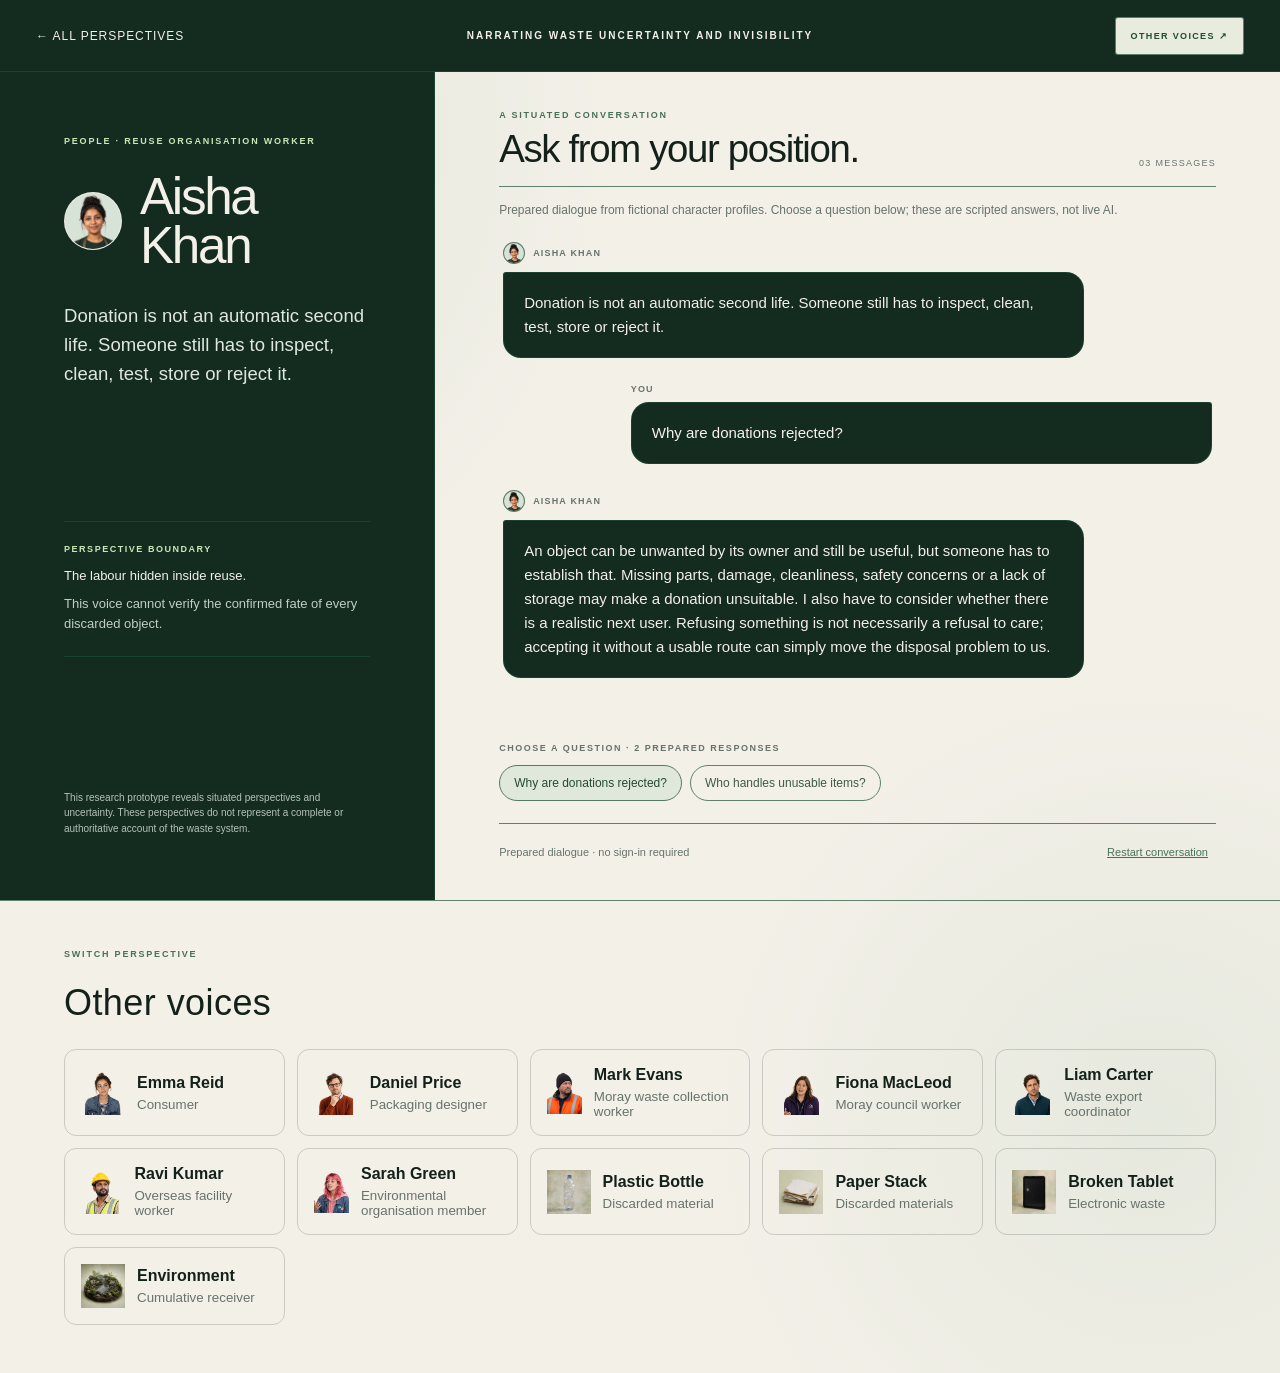
<file: aisha.html>
<!doctype html><html lang="en"><head><meta charset="utf-8"><meta name="viewport" content="width=device-width,initial-scale=1"><title>Aisha Khan · Narrating Waste</title><meta name="description" content="An interaction design research project exploring hidden labour, uncertainty and responsibility in waste systems. Static exhibition edition."><link rel="icon" href="favicon.svg"><link rel="stylesheet" href="styles.css"><script src="site.js" defer></script></head><body><main class="conversation-page"><header class="conversation-nav"><a class="conversation-back" href="index.html#voices">← All perspectives</a><a class="conversation-project" href="index.html">Narrating Waste Uncertainty and Invisibility</a><a class="conversation-voices-button" href="#other-voices">Other voices ↗</a></header><div class="conversation-shell"><aside class="perspective-panel"><div><p class="conversation-kicker">People · Reuse organisation worker</p><div class="perspective-title"><span class="avatar avatar-person conversation-avatar"><img src="aisha.png" alt=""></span><h1>Aisha Khan</h1></div><p class="perspective-intro">Donation is not an automatic second life. Someone still has to inspect, clean, test, store or reject it.</p></div><div class="perspective-boundary"><span>Perspective boundary</span><p>The labour hidden inside reuse.</p><p>This voice cannot verify the confirmed fate of every discarded object.</p></div><p class="prototype-note">This research prototype reveals situated perspectives and uncertainty. These perspectives do not represent a complete or authoritative account of the waste system.</p></aside><section class="chat-workspace preset-workspace" aria-labelledby="conversation-heading">
<div class="chat-heading"><div><p class="conversation-kicker">A situated conversation</p><h2 id="conversation-heading">Ask from your position.</h2></div><span id="message-count">03 messages</span></div>
<p class="preset-note">Prepared dialogue from fictional character profiles. Choose a question below; these are scripted answers, not live AI.</p>
<div class="conversation-messages" id="conversation-messages" role="log" aria-label="Conversation with Aisha Khan" aria-live="polite" tabindex="0"><div class="conversation-message character"><span class="conversation-author"><span class="avatar avatar-message"><img src="aisha.png" alt=""></span>Aisha Khan</span><p>Donation is not an automatic second life. Someone still has to inspect, clean, test, store or reject it.</p></div><div class="conversation-message user"><span class="conversation-author">You</span><p>Why are donations rejected?</p></div><div class="conversation-message character" data-answer="0"><span class="conversation-author"><span class="avatar avatar-message"><img src="aisha.png" alt=""></span>Aisha Khan</span><p>An object can be unwanted by its owner and still be useful, but someone has to establish that. Missing parts, damage, cleanliness, safety concerns or a lack of storage may make a donation unsuitable. I also have to consider whether there is a realistic next user. Refusing something is not necessarily a refusal to care; accepting it without a usable route can simply move the disposal problem to us.</p></div></div>
<div class="conversation-suggestions"><span>Choose a question · 2 prepared responses</span><div><button type="button" data-question="0" aria-pressed="true">Why are donations rejected?</button><button type="button" data-question="1" aria-pressed="false">Who handles unusable items?</button></div></div>
<div class="preset-controls"><p>Prepared dialogue · no sign-in required</p><button type="button" id="restart-conversation">Restart conversation</button></div>
<noscript><h3>All prepared responses</h3><h4>Why are donations rejected?</h4><p>An object can be unwanted by its owner and still be useful, but someone has to establish that. Missing parts, damage, cleanliness, safety concerns or a lack of storage may make a donation unsuitable. I also have to consider whether there is a realistic next user. Refusing something is not necessarily a refusal to care; accepting it without a usable route can simply move the disposal problem to us.</p><h4>Who handles unusable items?</h4><p>The donation does not vanish when we decide it cannot be reused. Someone still has to move it, separate what can be separated and arrange an appropriate next handover. That takes time, space and resources which could otherwise support reuse. I can describe that work, but I cannot confirm the final fate of every rejected object after it leaves our organisation.</p></noscript>
</section></div><section class="preset-other" id="other-voices"><p class="conversation-kicker">Switch perspective</p><h2>Other voices</h2><div class="static-perspectives"><a href="emma.html"><img src="emma.png" alt=""><span><strong>Emma Reid</strong><small>Consumer</small></span></a><a href="daniel.html"><img src="daniel.png" alt=""><span><strong>Daniel Price</strong><small>Packaging designer</small></span></a><a href="mark.html"><img src="mark.png" alt=""><span><strong>Mark Evans</strong><small>Moray waste collection worker</small></span></a><a href="fiona.html"><img src="fiona.png" alt=""><span><strong>Fiona MacLeod</strong><small>Moray council worker</small></span></a><a href="liam.html"><img src="liam.png" alt=""><span><strong>Liam Carter</strong><small>Waste export coordinator</small></span></a><a href="ravi.html"><img src="ravi.png" alt=""><span><strong>Ravi Kumar</strong><small>Overseas facility worker</small></span></a><a href="sarah.html"><img src="sarah.png" alt=""><span><strong>Sarah Green</strong><small>Environmental organisation member</small></span></a><a href="bottle.html"><img src="bottle.png" alt=""><span><strong>Plastic Bottle</strong><small>Discarded material</small></span></a><a href="paper.html"><img src="paper.png" alt=""><span><strong>Paper Stack</strong><small>Discarded materials</small></span></a><a href="tablet.html"><img src="tablet.png" alt=""><span><strong>Broken Tablet</strong><small>Electronic waste</small></span></a><a href="environment.html"><img src="environment.png" alt=""><span><strong>Environment</strong><small>Cumulative receiver</small></span></a></div></section></main><script type="application/json" id="conversation-data">{"name": "Aisha Khan", "avatar": "aisha.png", "intro": "Donation is not an automatic second life. Someone still has to inspect, clean, test, store or reject it.", "exchanges": [{"question": "Why are donations rejected?", "answer": "An object can be unwanted by its owner and still be useful, but someone has to establish that. Missing parts, damage, cleanliness, safety concerns or a lack of storage may make a donation unsuitable. I also have to consider whether there is a realistic next user. Refusing something is not necessarily a refusal to care; accepting it without a usable route can simply move the disposal problem to us."}, {"question": "Who handles unusable items?", "answer": "The donation does not vanish when we decide it cannot be reused. Someone still has to move it, separate what can be separated and arrange an appropriate next handover. That takes time, space and resources which could otherwise support reuse. I can describe that work, but I cannot confirm the final fate of every rejected object after it leaves our organisation."}]}</script><script src="conversation.js" defer></script></body></html>
</file>
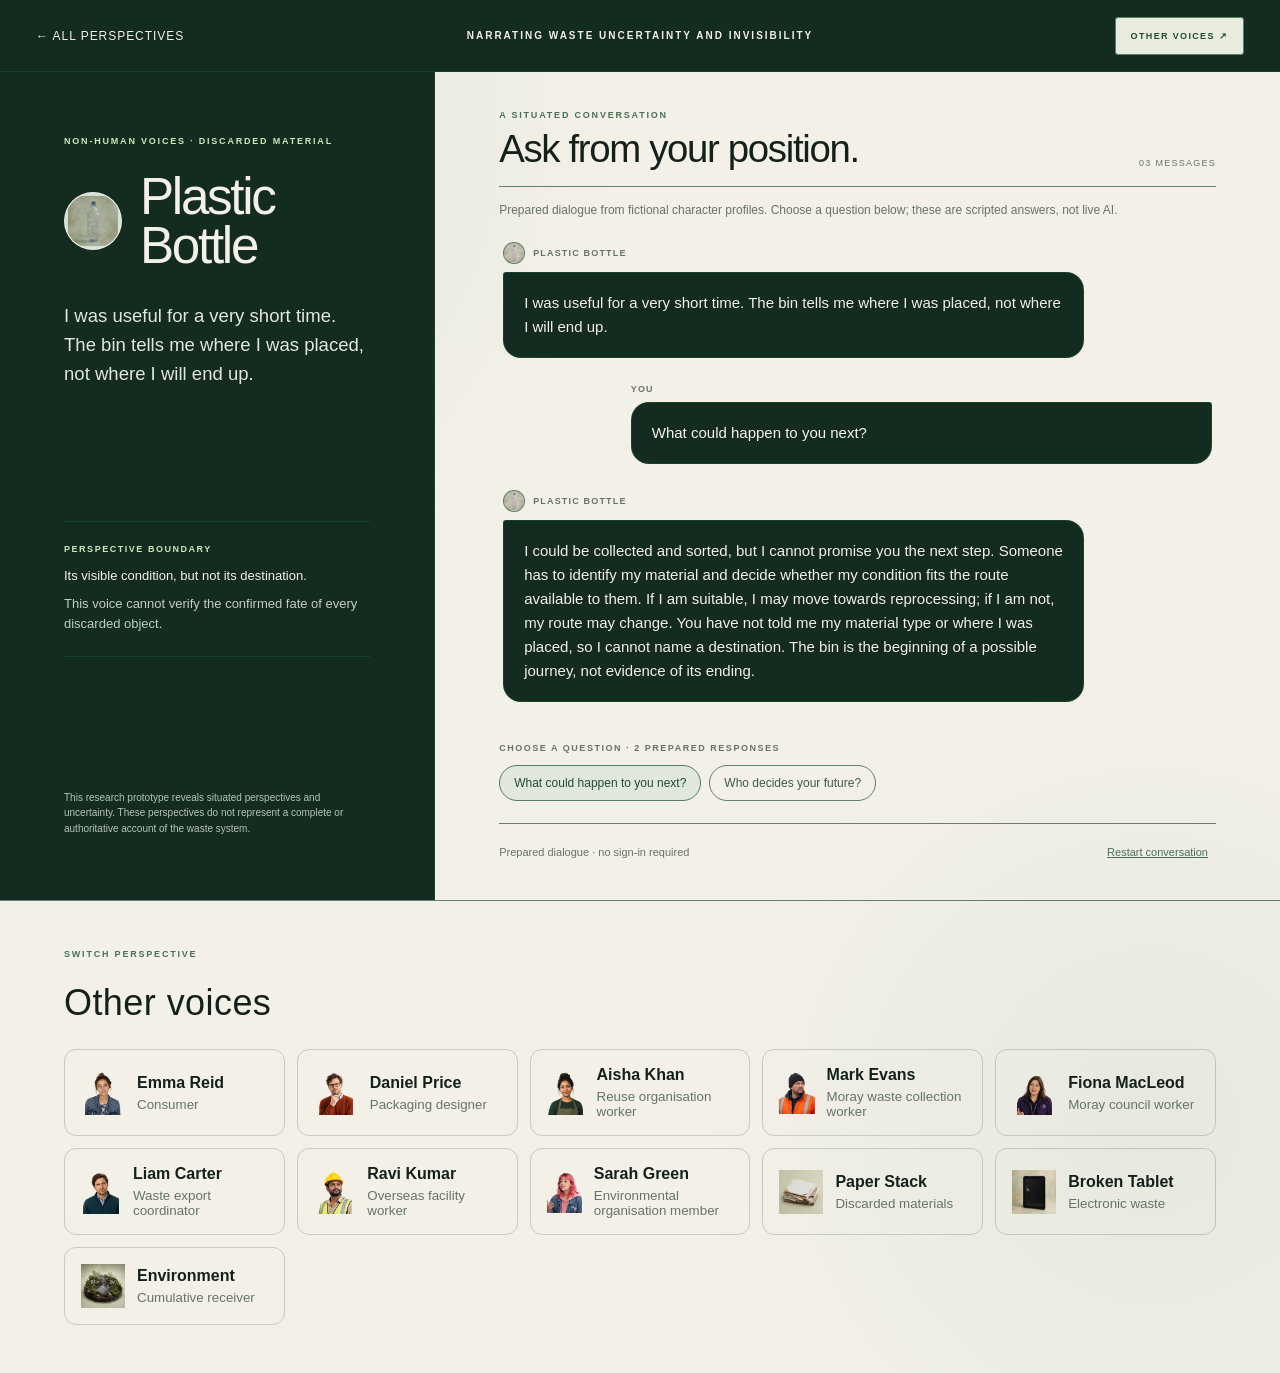
<file: bottle.html>
<!doctype html><html lang="en"><head><meta charset="utf-8"><meta name="viewport" content="width=device-width,initial-scale=1"><title>Plastic Bottle · Narrating Waste</title><meta name="description" content="An interaction design research project exploring hidden labour, uncertainty and responsibility in waste systems. Static exhibition edition."><link rel="icon" href="favicon.svg"><link rel="stylesheet" href="styles.css"><script src="site.js" defer></script></head><body><main class="conversation-page"><header class="conversation-nav"><a class="conversation-back" href="index.html#voices">← All perspectives</a><a class="conversation-project" href="index.html">Narrating Waste Uncertainty and Invisibility</a><a class="conversation-voices-button" href="#other-voices">Other voices ↗</a></header><div class="conversation-shell"><aside class="perspective-panel"><div><p class="conversation-kicker">Non-human voices · Discarded material</p><div class="perspective-title"><span class="avatar avatar-object conversation-avatar"><img src="bottle.png" alt=""></span><h1>Plastic Bottle</h1></div><p class="perspective-intro">I was useful for a very short time. The bin tells me where I was placed, not where I will end up.</p></div><div class="perspective-boundary"><span>Perspective boundary</span><p>Its visible condition, but not its destination.</p><p>This voice cannot verify the confirmed fate of every discarded object.</p></div><p class="prototype-note">This research prototype reveals situated perspectives and uncertainty. These perspectives do not represent a complete or authoritative account of the waste system.</p></aside><section class="chat-workspace preset-workspace" aria-labelledby="conversation-heading">
<div class="chat-heading"><div><p class="conversation-kicker">A situated conversation</p><h2 id="conversation-heading">Ask from your position.</h2></div><span id="message-count">03 messages</span></div>
<p class="preset-note">Prepared dialogue from fictional character profiles. Choose a question below; these are scripted answers, not live AI.</p>
<div class="conversation-messages" id="conversation-messages" role="log" aria-label="Conversation with Plastic Bottle" aria-live="polite" tabindex="0"><div class="conversation-message character"><span class="conversation-author"><span class="avatar avatar-message"><img src="bottle.png" alt=""></span>Plastic Bottle</span><p>I was useful for a very short time. The bin tells me where I was placed, not where I will end up.</p></div><div class="conversation-message user"><span class="conversation-author">You</span><p>What could happen to you next?</p></div><div class="conversation-message character" data-answer="0"><span class="conversation-author"><span class="avatar avatar-message"><img src="bottle.png" alt=""></span>Plastic Bottle</span><p>I could be collected and sorted, but I cannot promise you the next step. Someone has to identify my material and decide whether my condition fits the route available to them. If I am suitable, I may move towards reprocessing; if I am not, my route may change. You have not told me my material type or where I was placed, so I cannot name a destination. The bin is the beginning of a possible journey, not evidence of its ending.</p></div></div>
<div class="conversation-suggestions"><span>Choose a question · 2 prepared responses</span><div><button type="button" data-question="0" aria-pressed="true">What could happen to you next?</button><button type="button" data-question="1" aria-pressed="false">Who decides your future?</button></div></div>
<div class="preset-controls"><p>Prepared dialogue · no sign-in required</p><button type="button" id="restart-conversation">Restart conversation</button></div>
<noscript><h3>All prepared responses</h3><h4>What could happen to you next?</h4><p>I could be collected and sorted, but I cannot promise you the next step. Someone has to identify my material and decide whether my condition fits the route available to them. If I am suitable, I may move towards reprocessing; if I am not, my route may change. You have not told me my material type or where I was placed, so I cannot name a destination. The bin is the beginning of a possible journey, not evidence of its ending.</p><h4>Who decides your future?</h4><p>Several people shape my future without any one of them holding the whole map. A designer chose my construction, a person decided where to put me, and collection and processing workers face what arrives. Available equipment and buyers can shape later decisions too. I depend on those handovers, but I cannot see them all from here. That is what makes the word recyclable feel more certain than my actual situation.</p></noscript>
</section></div><section class="preset-other" id="other-voices"><p class="conversation-kicker">Switch perspective</p><h2>Other voices</h2><div class="static-perspectives"><a href="emma.html"><img src="emma.png" alt=""><span><strong>Emma Reid</strong><small>Consumer</small></span></a><a href="daniel.html"><img src="daniel.png" alt=""><span><strong>Daniel Price</strong><small>Packaging designer</small></span></a><a href="aisha.html"><img src="aisha.png" alt=""><span><strong>Aisha Khan</strong><small>Reuse organisation worker</small></span></a><a href="mark.html"><img src="mark.png" alt=""><span><strong>Mark Evans</strong><small>Moray waste collection worker</small></span></a><a href="fiona.html"><img src="fiona.png" alt=""><span><strong>Fiona MacLeod</strong><small>Moray council worker</small></span></a><a href="liam.html"><img src="liam.png" alt=""><span><strong>Liam Carter</strong><small>Waste export coordinator</small></span></a><a href="ravi.html"><img src="ravi.png" alt=""><span><strong>Ravi Kumar</strong><small>Overseas facility worker</small></span></a><a href="sarah.html"><img src="sarah.png" alt=""><span><strong>Sarah Green</strong><small>Environmental organisation member</small></span></a><a href="paper.html"><img src="paper.png" alt=""><span><strong>Paper Stack</strong><small>Discarded materials</small></span></a><a href="tablet.html"><img src="tablet.png" alt=""><span><strong>Broken Tablet</strong><small>Electronic waste</small></span></a><a href="environment.html"><img src="environment.png" alt=""><span><strong>Environment</strong><small>Cumulative receiver</small></span></a></div></section></main><script type="application/json" id="conversation-data">{"name": "Plastic Bottle", "avatar": "bottle.png", "intro": "I was useful for a very short time. The bin tells me where I was placed, not where I will end up.", "exchanges": [{"question": "What could happen to you next?", "answer": "I could be collected and sorted, but I cannot promise you the next step. Someone has to identify my material and decide whether my condition fits the route available to them. If I am suitable, I may move towards reprocessing; if I am not, my route may change. You have not told me my material type or where I was placed, so I cannot name a destination. The bin is the beginning of a possible journey, not evidence of its ending."}, {"question": "Who decides your future?", "answer": "Several people shape my future without any one of them holding the whole map. A designer chose my construction, a person decided where to put me, and collection and processing workers face what arrives. Available equipment and buyers can shape later decisions too. I depend on those handovers, but I cannot see them all from here. That is what makes the word recyclable feel more certain than my actual situation."}]}</script><script src="conversation.js" defer></script></body></html>
</file>
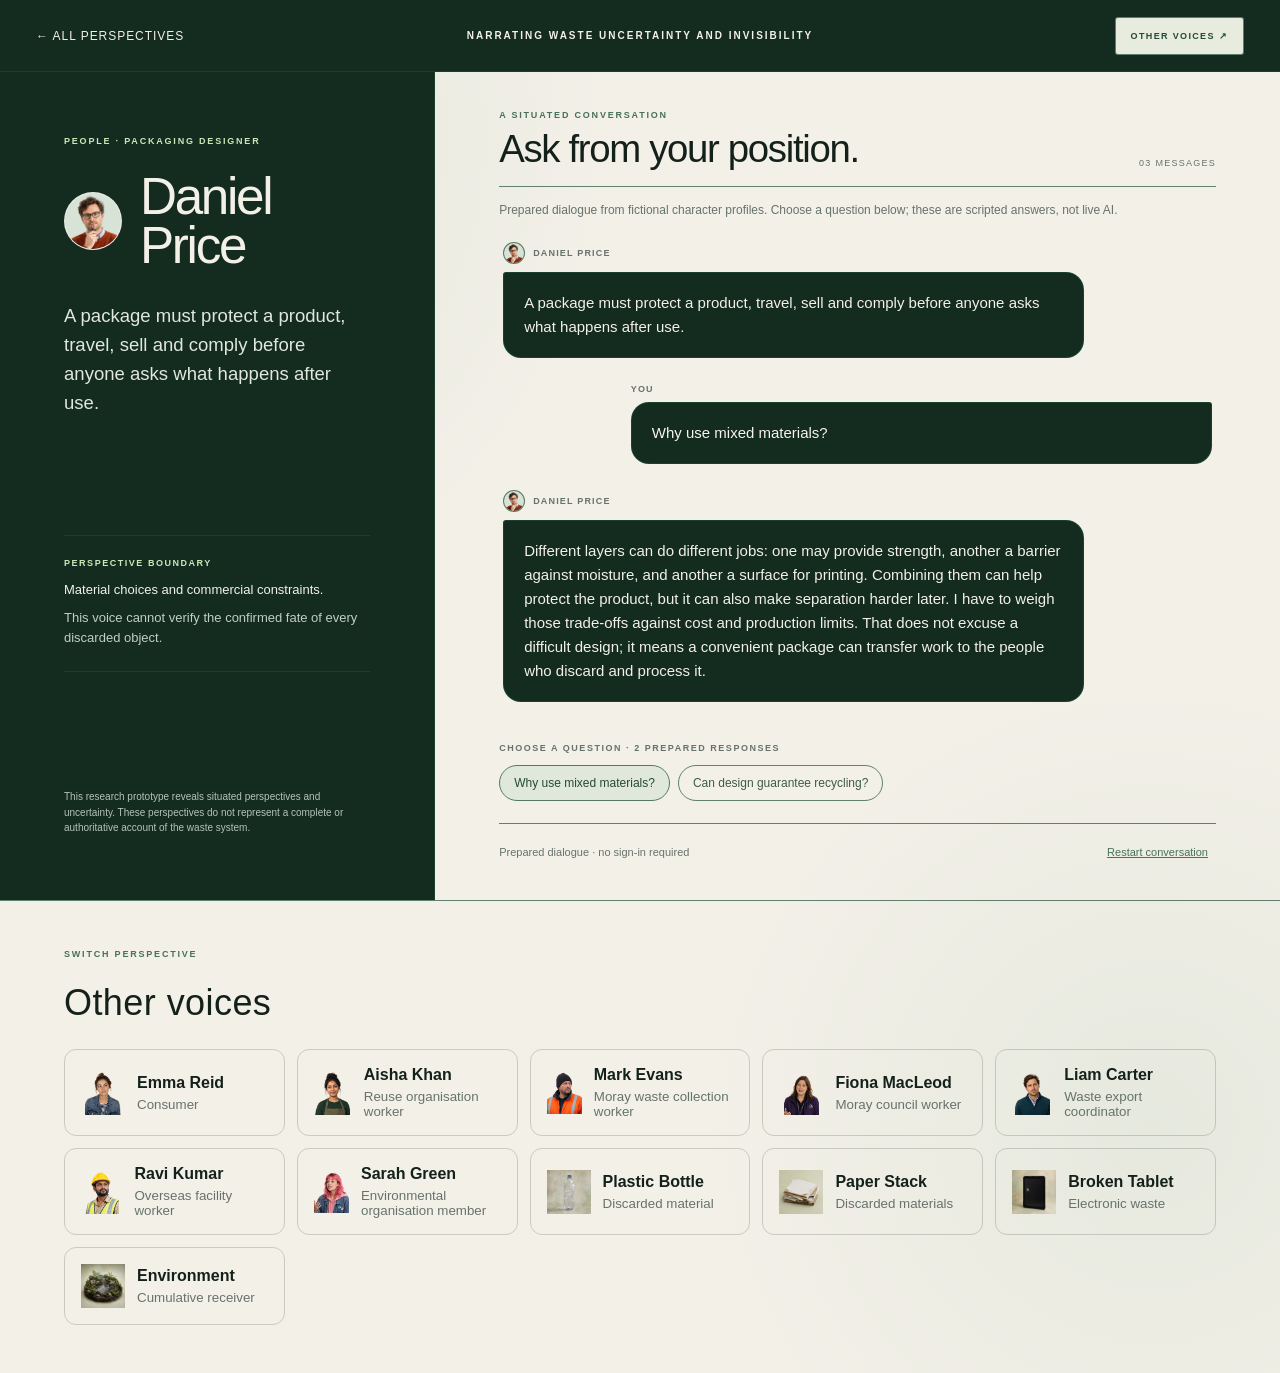
<file: daniel.html>
<!doctype html><html lang="en"><head><meta charset="utf-8"><meta name="viewport" content="width=device-width,initial-scale=1"><title>Daniel Price · Narrating Waste</title><meta name="description" content="An interaction design research project exploring hidden labour, uncertainty and responsibility in waste systems. Static exhibition edition."><link rel="icon" href="favicon.svg"><link rel="stylesheet" href="styles.css"><script src="site.js" defer></script></head><body><main class="conversation-page"><header class="conversation-nav"><a class="conversation-back" href="index.html#voices">← All perspectives</a><a class="conversation-project" href="index.html">Narrating Waste Uncertainty and Invisibility</a><a class="conversation-voices-button" href="#other-voices">Other voices ↗</a></header><div class="conversation-shell"><aside class="perspective-panel"><div><p class="conversation-kicker">People · Packaging designer</p><div class="perspective-title"><span class="avatar avatar-person conversation-avatar"><img src="daniel.png" alt=""></span><h1>Daniel Price</h1></div><p class="perspective-intro">A package must protect a product, travel, sell and comply before anyone asks what happens after use.</p></div><div class="perspective-boundary"><span>Perspective boundary</span><p>Material choices and commercial constraints.</p><p>This voice cannot verify the confirmed fate of every discarded object.</p></div><p class="prototype-note">This research prototype reveals situated perspectives and uncertainty. These perspectives do not represent a complete or authoritative account of the waste system.</p></aside><section class="chat-workspace preset-workspace" aria-labelledby="conversation-heading">
<div class="chat-heading"><div><p class="conversation-kicker">A situated conversation</p><h2 id="conversation-heading">Ask from your position.</h2></div><span id="message-count">03 messages</span></div>
<p class="preset-note">Prepared dialogue from fictional character profiles. Choose a question below; these are scripted answers, not live AI.</p>
<div class="conversation-messages" id="conversation-messages" role="log" aria-label="Conversation with Daniel Price" aria-live="polite" tabindex="0"><div class="conversation-message character"><span class="conversation-author"><span class="avatar avatar-message"><img src="daniel.png" alt=""></span>Daniel Price</span><p>A package must protect a product, travel, sell and comply before anyone asks what happens after use.</p></div><div class="conversation-message user"><span class="conversation-author">You</span><p>Why use mixed materials?</p></div><div class="conversation-message character" data-answer="0"><span class="conversation-author"><span class="avatar avatar-message"><img src="daniel.png" alt=""></span>Daniel Price</span><p>Different layers can do different jobs: one may provide strength, another a barrier against moisture, and another a surface for printing. Combining them can help protect the product, but it can also make separation harder later. I have to weigh those trade-offs against cost and production limits. That does not excuse a difficult design; it means a convenient package can transfer work to the people who discard and process it.</p></div></div>
<div class="conversation-suggestions"><span>Choose a question · 2 prepared responses</span><div><button type="button" data-question="0" aria-pressed="true">Why use mixed materials?</button><button type="button" data-question="1" aria-pressed="false">Can design guarantee recycling?</button></div></div>
<div class="preset-controls"><p>Prepared dialogue · no sign-in required</p><button type="button" id="restart-conversation">Restart conversation</button></div>
<noscript><h3>All prepared responses</h3><h4>Why use mixed materials?</h4><p>Different layers can do different jobs: one may provide strength, another a barrier against moisture, and another a surface for printing. Combining them can help protect the product, but it can also make separation harder later. I have to weigh those trade-offs against cost and production limits. That does not excuse a difficult design; it means a convenient package can transfer work to the people who discard and process it.</p><h4>Can design guarantee recycling?</h4><p>No. I can design with recovery in mind, but I do not control the condition of a used package, the collection system or the processor that receives it. Technically recyclable is a design claim; actually recycled is an outcome that needs evidence. My responsibility includes making the design and instructions easier to handle, rather than treating everything after sale as somebody else&#x27;s problem.</p></noscript>
</section></div><section class="preset-other" id="other-voices"><p class="conversation-kicker">Switch perspective</p><h2>Other voices</h2><div class="static-perspectives"><a href="emma.html"><img src="emma.png" alt=""><span><strong>Emma Reid</strong><small>Consumer</small></span></a><a href="aisha.html"><img src="aisha.png" alt=""><span><strong>Aisha Khan</strong><small>Reuse organisation worker</small></span></a><a href="mark.html"><img src="mark.png" alt=""><span><strong>Mark Evans</strong><small>Moray waste collection worker</small></span></a><a href="fiona.html"><img src="fiona.png" alt=""><span><strong>Fiona MacLeod</strong><small>Moray council worker</small></span></a><a href="liam.html"><img src="liam.png" alt=""><span><strong>Liam Carter</strong><small>Waste export coordinator</small></span></a><a href="ravi.html"><img src="ravi.png" alt=""><span><strong>Ravi Kumar</strong><small>Overseas facility worker</small></span></a><a href="sarah.html"><img src="sarah.png" alt=""><span><strong>Sarah Green</strong><small>Environmental organisation member</small></span></a><a href="bottle.html"><img src="bottle.png" alt=""><span><strong>Plastic Bottle</strong><small>Discarded material</small></span></a><a href="paper.html"><img src="paper.png" alt=""><span><strong>Paper Stack</strong><small>Discarded materials</small></span></a><a href="tablet.html"><img src="tablet.png" alt=""><span><strong>Broken Tablet</strong><small>Electronic waste</small></span></a><a href="environment.html"><img src="environment.png" alt=""><span><strong>Environment</strong><small>Cumulative receiver</small></span></a></div></section></main><script type="application/json" id="conversation-data">{"name": "Daniel Price", "avatar": "daniel.png", "intro": "A package must protect a product, travel, sell and comply before anyone asks what happens after use.", "exchanges": [{"question": "Why use mixed materials?", "answer": "Different layers can do different jobs: one may provide strength, another a barrier against moisture, and another a surface for printing. Combining them can help protect the product, but it can also make separation harder later. I have to weigh those trade-offs against cost and production limits. That does not excuse a difficult design; it means a convenient package can transfer work to the people who discard and process it."}, {"question": "Can design guarantee recycling?", "answer": "No. I can design with recovery in mind, but I do not control the condition of a used package, the collection system or the processor that receives it. Technically recyclable is a design claim; actually recycled is an outcome that needs evidence. My responsibility includes making the design and instructions easier to handle, rather than treating everything after sale as somebody else's problem."}]}</script><script src="conversation.js" defer></script></body></html>
</file>
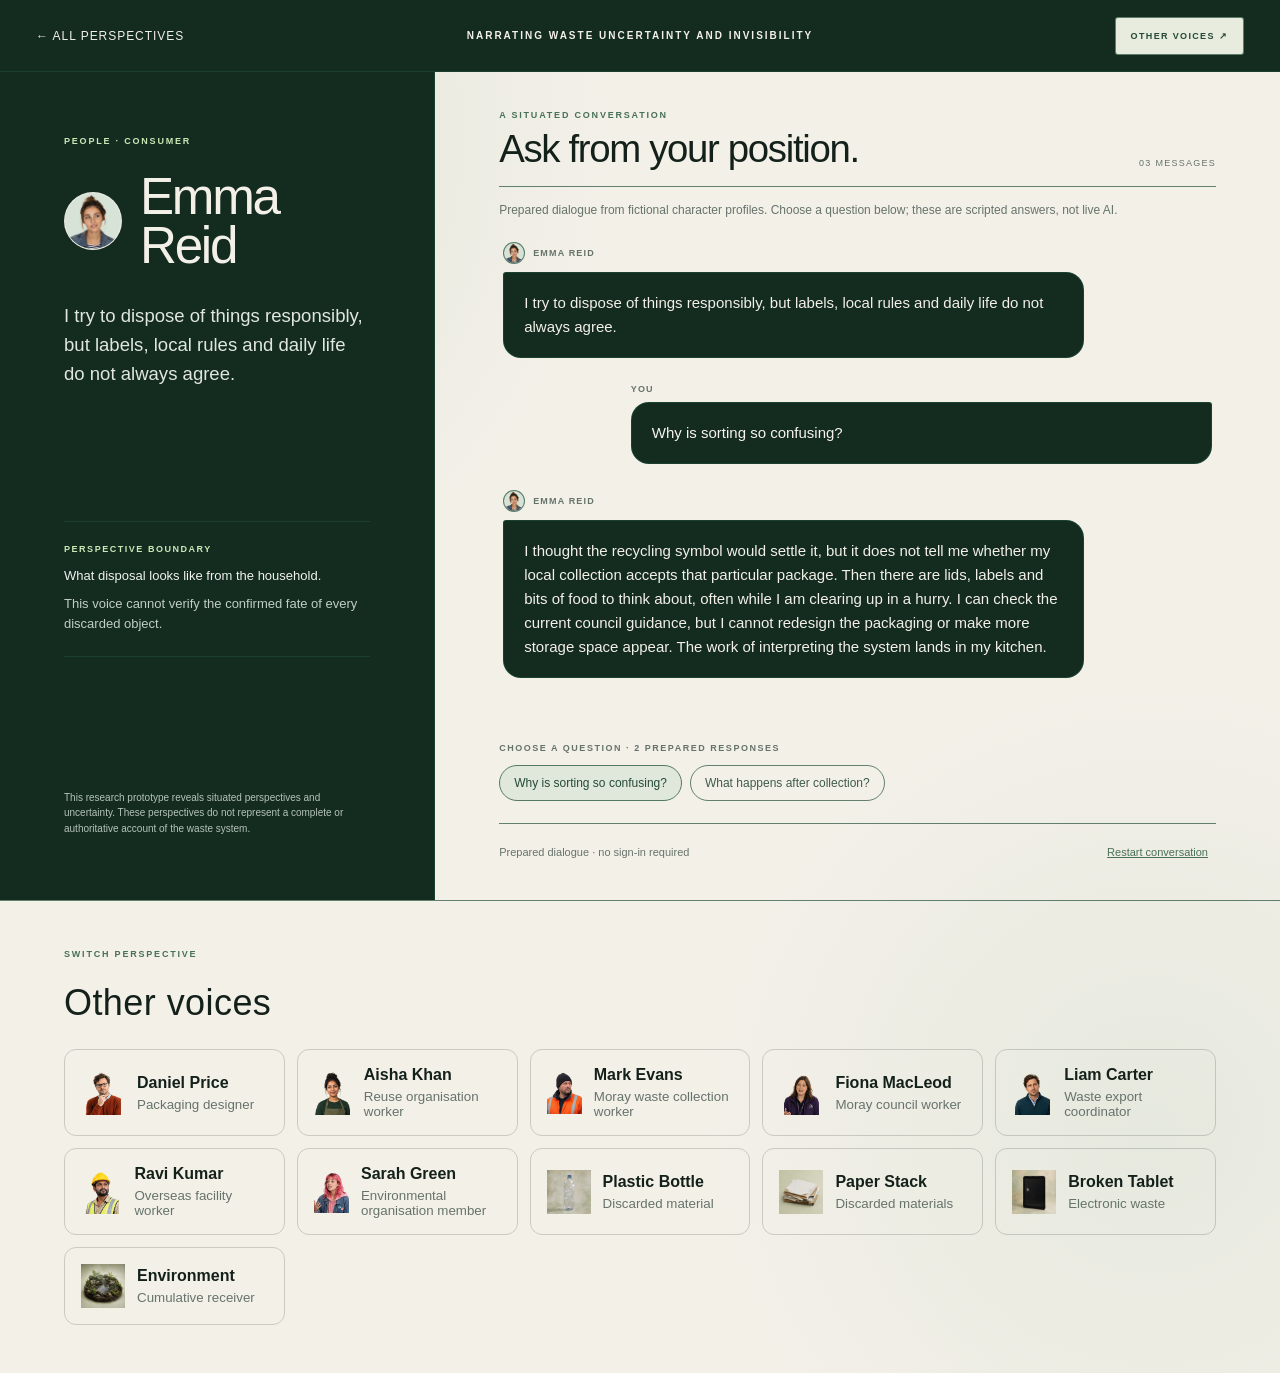
<file: emma.html>
<!doctype html><html lang="en"><head><meta charset="utf-8"><meta name="viewport" content="width=device-width,initial-scale=1"><title>Emma Reid · Narrating Waste</title><meta name="description" content="An interaction design research project exploring hidden labour, uncertainty and responsibility in waste systems. Static exhibition edition."><link rel="icon" href="favicon.svg"><link rel="stylesheet" href="styles.css"><script src="site.js" defer></script></head><body><main class="conversation-page"><header class="conversation-nav"><a class="conversation-back" href="index.html#voices">← All perspectives</a><a class="conversation-project" href="index.html">Narrating Waste Uncertainty and Invisibility</a><a class="conversation-voices-button" href="#other-voices">Other voices ↗</a></header><div class="conversation-shell"><aside class="perspective-panel"><div><p class="conversation-kicker">People · Consumer</p><div class="perspective-title"><span class="avatar avatar-person conversation-avatar"><img src="emma.png" alt=""></span><h1>Emma Reid</h1></div><p class="perspective-intro">I try to dispose of things responsibly, but labels, local rules and daily life do not always agree.</p></div><div class="perspective-boundary"><span>Perspective boundary</span><p>What disposal looks like from the household.</p><p>This voice cannot verify the confirmed fate of every discarded object.</p></div><p class="prototype-note">This research prototype reveals situated perspectives and uncertainty. These perspectives do not represent a complete or authoritative account of the waste system.</p></aside><section class="chat-workspace preset-workspace" aria-labelledby="conversation-heading">
<div class="chat-heading"><div><p class="conversation-kicker">A situated conversation</p><h2 id="conversation-heading">Ask from your position.</h2></div><span id="message-count">03 messages</span></div>
<p class="preset-note">Prepared dialogue from fictional character profiles. Choose a question below; these are scripted answers, not live AI.</p>
<div class="conversation-messages" id="conversation-messages" role="log" aria-label="Conversation with Emma Reid" aria-live="polite" tabindex="0"><div class="conversation-message character"><span class="conversation-author"><span class="avatar avatar-message"><img src="emma.png" alt=""></span>Emma Reid</span><p>I try to dispose of things responsibly, but labels, local rules and daily life do not always agree.</p></div><div class="conversation-message user"><span class="conversation-author">You</span><p>Why is sorting so confusing?</p></div><div class="conversation-message character" data-answer="0"><span class="conversation-author"><span class="avatar avatar-message"><img src="emma.png" alt=""></span>Emma Reid</span><p>I thought the recycling symbol would settle it, but it does not tell me whether my local collection accepts that particular package. Then there are lids, labels and bits of food to think about, often while I am clearing up in a hurry. I can check the current council guidance, but I cannot redesign the packaging or make more storage space appear. The work of interpreting the system lands in my kitchen.</p></div></div>
<div class="conversation-suggestions"><span>Choose a question · 2 prepared responses</span><div><button type="button" data-question="0" aria-pressed="true">Why is sorting so confusing?</button><button type="button" data-question="1" aria-pressed="false">What happens after collection?</button></div></div>
<div class="preset-controls"><p>Prepared dialogue · no sign-in required</p><button type="button" id="restart-conversation">Restart conversation</button></div>
<noscript><h3>All prepared responses</h3><h4>Why is sorting so confusing?</h4><p>I thought the recycling symbol would settle it, but it does not tell me whether my local collection accepts that particular package. Then there are lids, labels and bits of food to think about, often while I am clearing up in a hurry. I can check the current council guidance, but I cannot redesign the packaging or make more storage space appear. The work of interpreting the system lands in my kitchen.</p><h4>What happens after collection?</h4><p>Once the bin is emptied, I cannot follow my own bottle or box. I assume it enters the intended collection and sorting route, but that is an assumption, not proof that it becomes something new. Mark can explain the collection handover; someone further along would have to explain what happens after that. Doing my part at home does not give me a view of the whole chain.</p></noscript>
</section></div><section class="preset-other" id="other-voices"><p class="conversation-kicker">Switch perspective</p><h2>Other voices</h2><div class="static-perspectives"><a href="daniel.html"><img src="daniel.png" alt=""><span><strong>Daniel Price</strong><small>Packaging designer</small></span></a><a href="aisha.html"><img src="aisha.png" alt=""><span><strong>Aisha Khan</strong><small>Reuse organisation worker</small></span></a><a href="mark.html"><img src="mark.png" alt=""><span><strong>Mark Evans</strong><small>Moray waste collection worker</small></span></a><a href="fiona.html"><img src="fiona.png" alt=""><span><strong>Fiona MacLeod</strong><small>Moray council worker</small></span></a><a href="liam.html"><img src="liam.png" alt=""><span><strong>Liam Carter</strong><small>Waste export coordinator</small></span></a><a href="ravi.html"><img src="ravi.png" alt=""><span><strong>Ravi Kumar</strong><small>Overseas facility worker</small></span></a><a href="sarah.html"><img src="sarah.png" alt=""><span><strong>Sarah Green</strong><small>Environmental organisation member</small></span></a><a href="bottle.html"><img src="bottle.png" alt=""><span><strong>Plastic Bottle</strong><small>Discarded material</small></span></a><a href="paper.html"><img src="paper.png" alt=""><span><strong>Paper Stack</strong><small>Discarded materials</small></span></a><a href="tablet.html"><img src="tablet.png" alt=""><span><strong>Broken Tablet</strong><small>Electronic waste</small></span></a><a href="environment.html"><img src="environment.png" alt=""><span><strong>Environment</strong><small>Cumulative receiver</small></span></a></div></section></main><script type="application/json" id="conversation-data">{"name": "Emma Reid", "avatar": "emma.png", "intro": "I try to dispose of things responsibly, but labels, local rules and daily life do not always agree.", "exchanges": [{"question": "Why is sorting so confusing?", "answer": "I thought the recycling symbol would settle it, but it does not tell me whether my local collection accepts that particular package. Then there are lids, labels and bits of food to think about, often while I am clearing up in a hurry. I can check the current council guidance, but I cannot redesign the packaging or make more storage space appear. The work of interpreting the system lands in my kitchen."}, {"question": "What happens after collection?", "answer": "Once the bin is emptied, I cannot follow my own bottle or box. I assume it enters the intended collection and sorting route, but that is an assumption, not proof that it becomes something new. Mark can explain the collection handover; someone further along would have to explain what happens after that. Doing my part at home does not give me a view of the whole chain."}]}</script><script src="conversation.js" defer></script></body></html>
</file>
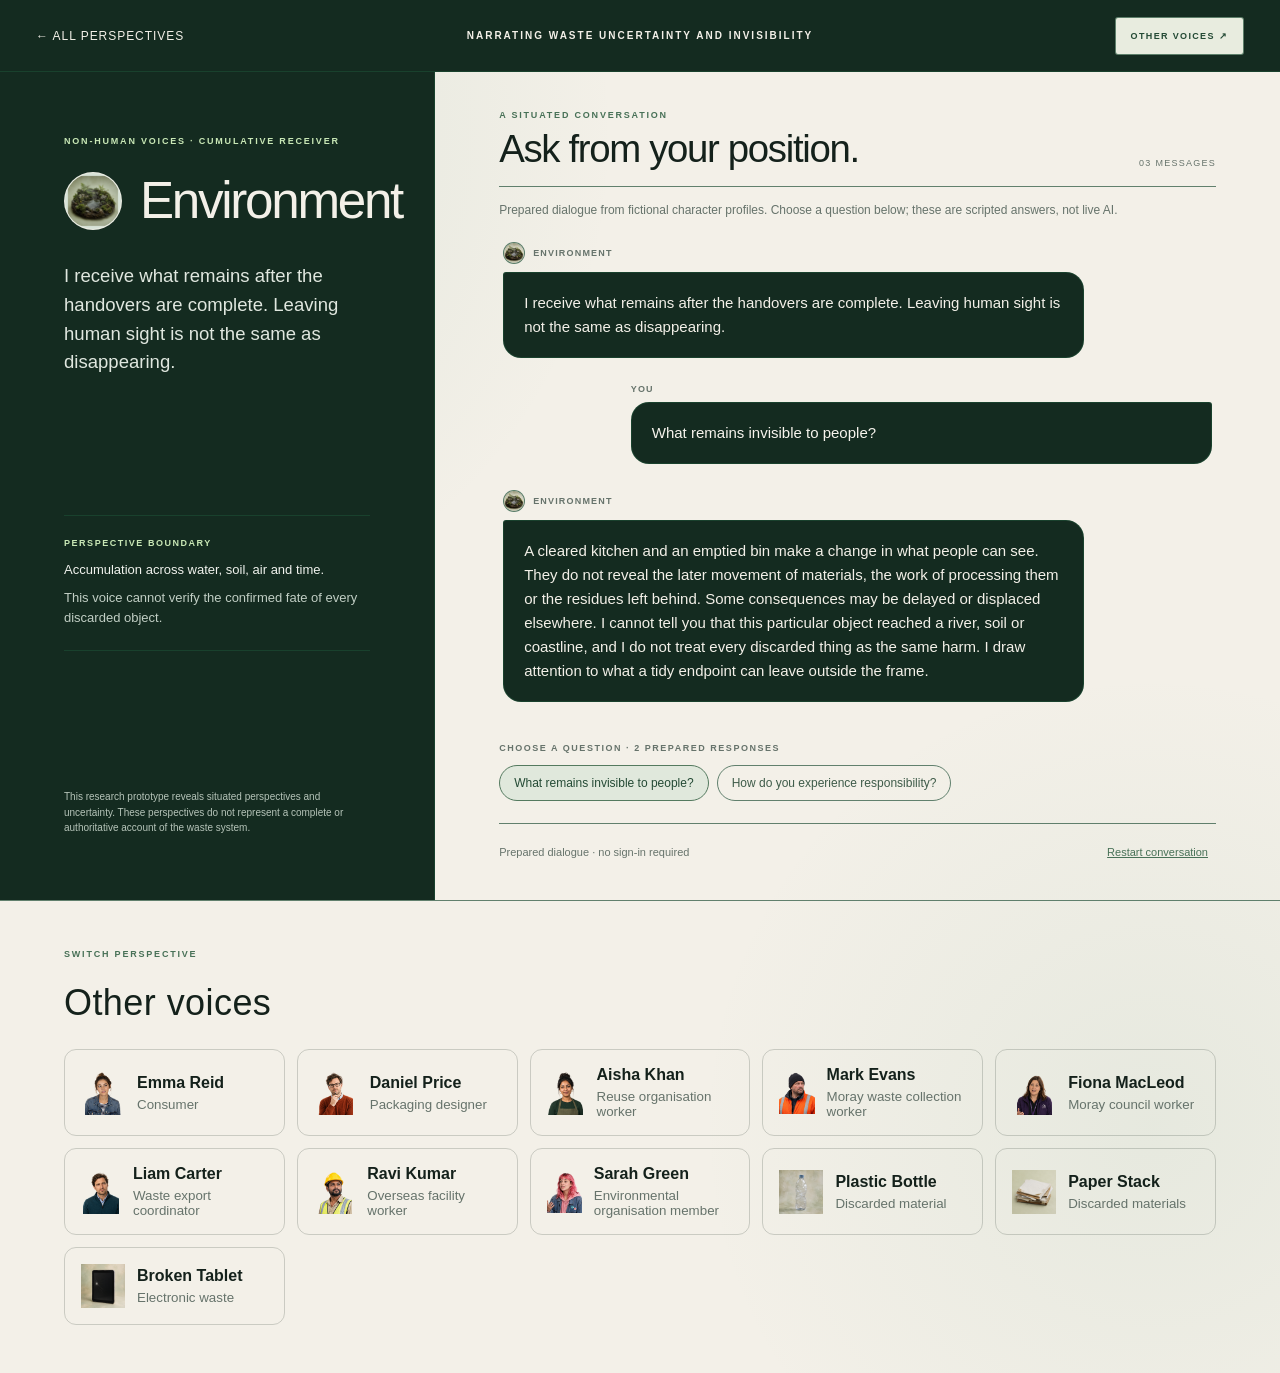
<file: environment.html>
<!doctype html><html lang="en"><head><meta charset="utf-8"><meta name="viewport" content="width=device-width,initial-scale=1"><title>Environment · Narrating Waste</title><meta name="description" content="An interaction design research project exploring hidden labour, uncertainty and responsibility in waste systems. Static exhibition edition."><link rel="icon" href="favicon.svg"><link rel="stylesheet" href="styles.css"><script src="site.js" defer></script></head><body><main class="conversation-page"><header class="conversation-nav"><a class="conversation-back" href="index.html#voices">← All perspectives</a><a class="conversation-project" href="index.html">Narrating Waste Uncertainty and Invisibility</a><a class="conversation-voices-button" href="#other-voices">Other voices ↗</a></header><div class="conversation-shell"><aside class="perspective-panel"><div><p class="conversation-kicker">Non-human voices · Cumulative receiver</p><div class="perspective-title"><span class="avatar avatar-object conversation-avatar"><img src="environment.png" alt=""></span><h1>Environment</h1></div><p class="perspective-intro">I receive what remains after the handovers are complete. Leaving human sight is not the same as disappearing.</p></div><div class="perspective-boundary"><span>Perspective boundary</span><p>Accumulation across water, soil, air and time.</p><p>This voice cannot verify the confirmed fate of every discarded object.</p></div><p class="prototype-note">This research prototype reveals situated perspectives and uncertainty. These perspectives do not represent a complete or authoritative account of the waste system.</p></aside><section class="chat-workspace preset-workspace" aria-labelledby="conversation-heading">
<div class="chat-heading"><div><p class="conversation-kicker">A situated conversation</p><h2 id="conversation-heading">Ask from your position.</h2></div><span id="message-count">03 messages</span></div>
<p class="preset-note">Prepared dialogue from fictional character profiles. Choose a question below; these are scripted answers, not live AI.</p>
<div class="conversation-messages" id="conversation-messages" role="log" aria-label="Conversation with Environment" aria-live="polite" tabindex="0"><div class="conversation-message character"><span class="conversation-author"><span class="avatar avatar-message"><img src="environment.png" alt=""></span>Environment</span><p>I receive what remains after the handovers are complete. Leaving human sight is not the same as disappearing.</p></div><div class="conversation-message user"><span class="conversation-author">You</span><p>What remains invisible to people?</p></div><div class="conversation-message character" data-answer="0"><span class="conversation-author"><span class="avatar avatar-message"><img src="environment.png" alt=""></span>Environment</span><p>A cleared kitchen and an emptied bin make a change in what people can see. They do not reveal the later movement of materials, the work of processing them or the residues left behind. Some consequences may be delayed or displaced elsewhere. I cannot tell you that this particular object reached a river, soil or coastline, and I do not treat every discarded thing as the same harm. I draw attention to what a tidy endpoint can leave outside the frame.</p></div></div>
<div class="conversation-suggestions"><span>Choose a question · 2 prepared responses</span><div><button type="button" data-question="0" aria-pressed="true">What remains invisible to people?</button><button type="button" data-question="1" aria-pressed="false">How do you experience responsibility?</button></div></div>
<div class="preset-controls"><p>Prepared dialogue · no sign-in required</p><button type="button" id="restart-conversation">Restart conversation</button></div>
<noscript><h3>All prepared responses</h3><h4>What remains invisible to people?</h4><p>A cleared kitchen and an emptied bin make a change in what people can see. They do not reveal the later movement of materials, the work of processing them or the residues left behind. Some consequences may be delayed or displaced elsewhere. I cannot tell you that this particular object reached a river, soil or coastline, and I do not treat every discarded thing as the same harm. I draw attention to what a tidy endpoint can leave outside the frame.</p><h4>How do you experience responsibility?</h4><p>I do not experience a signed contract or an emptied container as an ending. Organisational boundaries describe who is responsible for a task; they do not necessarily contain where materials move or how long their effects last. I cannot decide who should be legally blamed for a specific item. From this perspective, responsibility asks people to keep looking beyond their own handover, including at impacts that appear later or somewhere else.</p></noscript>
</section></div><section class="preset-other" id="other-voices"><p class="conversation-kicker">Switch perspective</p><h2>Other voices</h2><div class="static-perspectives"><a href="emma.html"><img src="emma.png" alt=""><span><strong>Emma Reid</strong><small>Consumer</small></span></a><a href="daniel.html"><img src="daniel.png" alt=""><span><strong>Daniel Price</strong><small>Packaging designer</small></span></a><a href="aisha.html"><img src="aisha.png" alt=""><span><strong>Aisha Khan</strong><small>Reuse organisation worker</small></span></a><a href="mark.html"><img src="mark.png" alt=""><span><strong>Mark Evans</strong><small>Moray waste collection worker</small></span></a><a href="fiona.html"><img src="fiona.png" alt=""><span><strong>Fiona MacLeod</strong><small>Moray council worker</small></span></a><a href="liam.html"><img src="liam.png" alt=""><span><strong>Liam Carter</strong><small>Waste export coordinator</small></span></a><a href="ravi.html"><img src="ravi.png" alt=""><span><strong>Ravi Kumar</strong><small>Overseas facility worker</small></span></a><a href="sarah.html"><img src="sarah.png" alt=""><span><strong>Sarah Green</strong><small>Environmental organisation member</small></span></a><a href="bottle.html"><img src="bottle.png" alt=""><span><strong>Plastic Bottle</strong><small>Discarded material</small></span></a><a href="paper.html"><img src="paper.png" alt=""><span><strong>Paper Stack</strong><small>Discarded materials</small></span></a><a href="tablet.html"><img src="tablet.png" alt=""><span><strong>Broken Tablet</strong><small>Electronic waste</small></span></a></div></section></main><script type="application/json" id="conversation-data">{"name": "Environment", "avatar": "environment.png", "intro": "I receive what remains after the handovers are complete. Leaving human sight is not the same as disappearing.", "exchanges": [{"question": "What remains invisible to people?", "answer": "A cleared kitchen and an emptied bin make a change in what people can see. They do not reveal the later movement of materials, the work of processing them or the residues left behind. Some consequences may be delayed or displaced elsewhere. I cannot tell you that this particular object reached a river, soil or coastline, and I do not treat every discarded thing as the same harm. I draw attention to what a tidy endpoint can leave outside the frame."}, {"question": "How do you experience responsibility?", "answer": "I do not experience a signed contract or an emptied container as an ending. Organisational boundaries describe who is responsible for a task; they do not necessarily contain where materials move or how long their effects last. I cannot decide who should be legally blamed for a specific item. From this perspective, responsibility asks people to keep looking beyond their own handover, including at impacts that appear later or somewhere else."}]}</script><script src="conversation.js" defer></script></body></html>
</file>
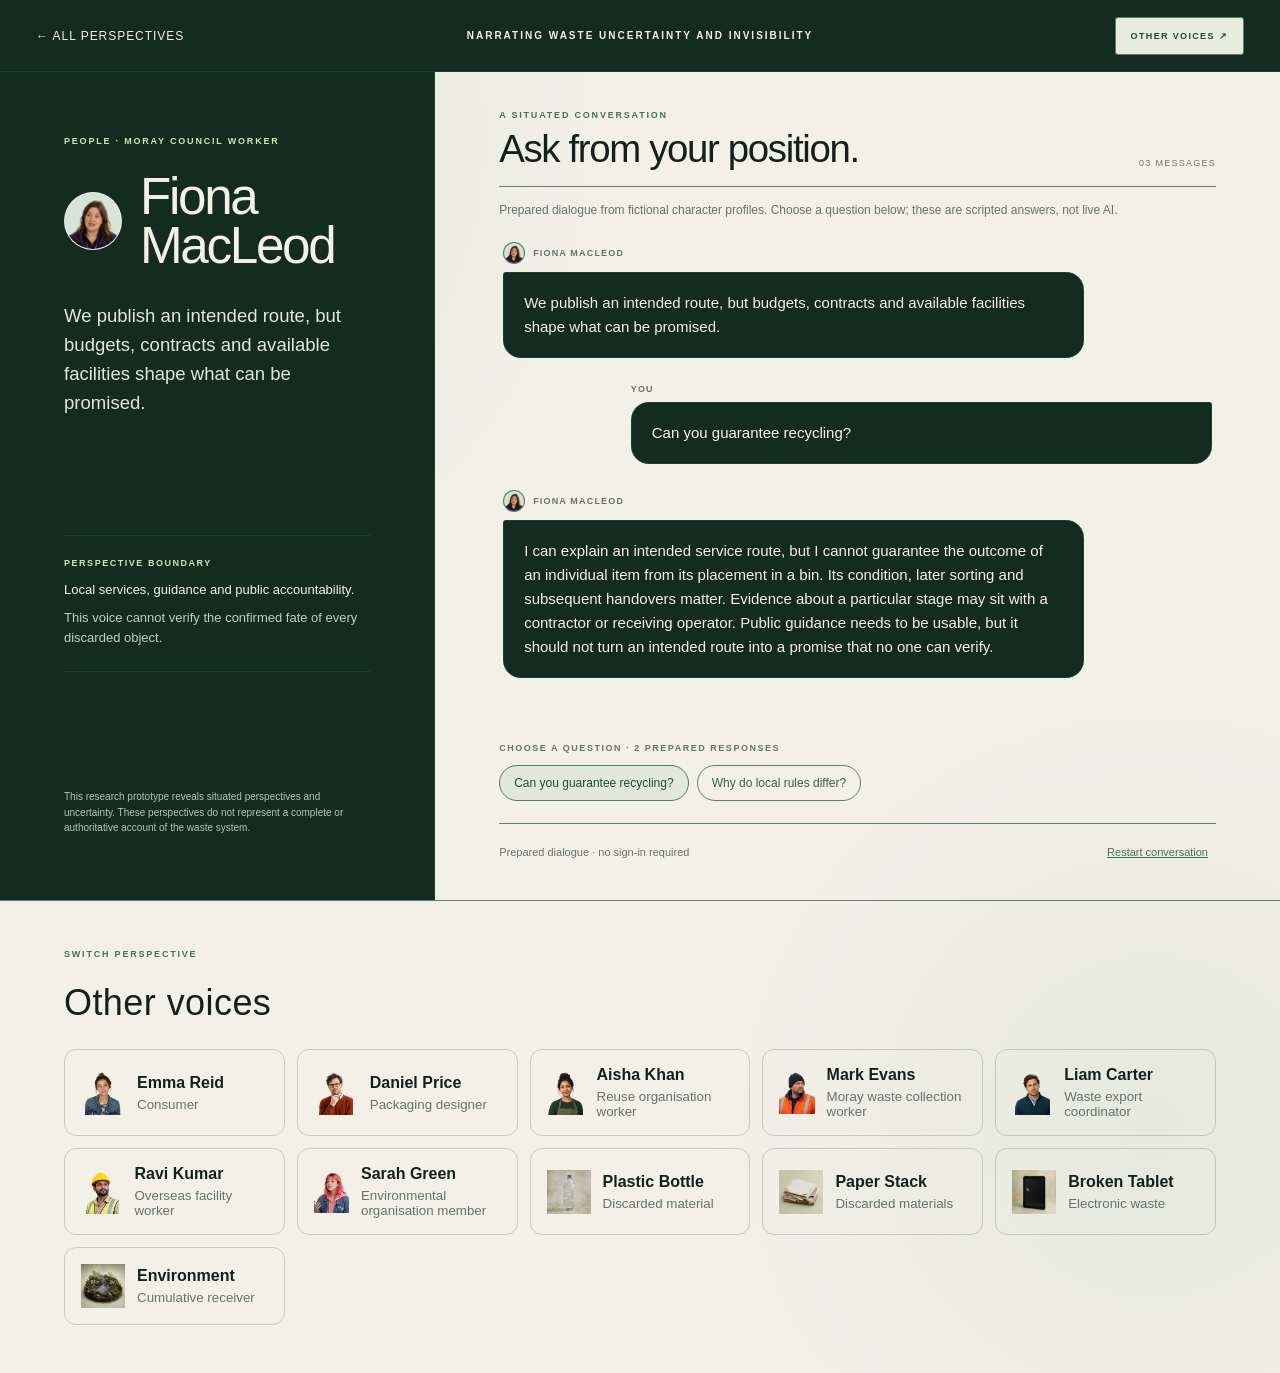
<file: fiona.html>
<!doctype html><html lang="en"><head><meta charset="utf-8"><meta name="viewport" content="width=device-width,initial-scale=1"><title>Fiona MacLeod · Narrating Waste</title><meta name="description" content="An interaction design research project exploring hidden labour, uncertainty and responsibility in waste systems. Static exhibition edition."><link rel="icon" href="favicon.svg"><link rel="stylesheet" href="styles.css"><script src="site.js" defer></script></head><body><main class="conversation-page"><header class="conversation-nav"><a class="conversation-back" href="index.html#voices">← All perspectives</a><a class="conversation-project" href="index.html">Narrating Waste Uncertainty and Invisibility</a><a class="conversation-voices-button" href="#other-voices">Other voices ↗</a></header><div class="conversation-shell"><aside class="perspective-panel"><div><p class="conversation-kicker">People · Moray council worker</p><div class="perspective-title"><span class="avatar avatar-person conversation-avatar"><img src="fiona.png" alt=""></span><h1>Fiona MacLeod</h1></div><p class="perspective-intro">We publish an intended route, but budgets, contracts and available facilities shape what can be promised.</p></div><div class="perspective-boundary"><span>Perspective boundary</span><p>Local services, guidance and public accountability.</p><p>This voice cannot verify the confirmed fate of every discarded object.</p></div><p class="prototype-note">This research prototype reveals situated perspectives and uncertainty. These perspectives do not represent a complete or authoritative account of the waste system.</p></aside><section class="chat-workspace preset-workspace" aria-labelledby="conversation-heading">
<div class="chat-heading"><div><p class="conversation-kicker">A situated conversation</p><h2 id="conversation-heading">Ask from your position.</h2></div><span id="message-count">03 messages</span></div>
<p class="preset-note">Prepared dialogue from fictional character profiles. Choose a question below; these are scripted answers, not live AI.</p>
<div class="conversation-messages" id="conversation-messages" role="log" aria-label="Conversation with Fiona MacLeod" aria-live="polite" tabindex="0"><div class="conversation-message character"><span class="conversation-author"><span class="avatar avatar-message"><img src="fiona.png" alt=""></span>Fiona MacLeod</span><p>We publish an intended route, but budgets, contracts and available facilities shape what can be promised.</p></div><div class="conversation-message user"><span class="conversation-author">You</span><p>Can you guarantee recycling?</p></div><div class="conversation-message character" data-answer="0"><span class="conversation-author"><span class="avatar avatar-message"><img src="fiona.png" alt=""></span>Fiona MacLeod</span><p>I can explain an intended service route, but I cannot guarantee the outcome of an individual item from its placement in a bin. Its condition, later sorting and subsequent handovers matter. Evidence about a particular stage may sit with a contractor or receiving operator. Public guidance needs to be usable, but it should not turn an intended route into a promise that no one can verify.</p></div></div>
<div class="conversation-suggestions"><span>Choose a question · 2 prepared responses</span><div><button type="button" data-question="0" aria-pressed="true">Can you guarantee recycling?</button><button type="button" data-question="1" aria-pressed="false">Why do local rules differ?</button></div></div>
<div class="preset-controls"><p>Prepared dialogue · no sign-in required</p><button type="button" id="restart-conversation">Restart conversation</button></div>
<noscript><h3>All prepared responses</h3><h4>Can you guarantee recycling?</h4><p>I can explain an intended service route, but I cannot guarantee the outcome of an individual item from its placement in a bin. Its condition, later sorting and subsequent handovers matter. Evidence about a particular stage may sit with a contractor or receiving operator. Public guidance needs to be usable, but it should not turn an intended route into a promise that no one can verify.</p><h4>Why do local rules differ?</h4><p>A collection rule has to fit the service and processing arrangements behind it. Different available facilities, contracts and practical constraints can produce different instructions, even for similar-looking packaging. I am not describing a particular unpublished Moray contract here. For an actual item, current Moray Council guidance is the relevant starting point; a symbol on the package is not the whole answer.</p></noscript>
</section></div><section class="preset-other" id="other-voices"><p class="conversation-kicker">Switch perspective</p><h2>Other voices</h2><div class="static-perspectives"><a href="emma.html"><img src="emma.png" alt=""><span><strong>Emma Reid</strong><small>Consumer</small></span></a><a href="daniel.html"><img src="daniel.png" alt=""><span><strong>Daniel Price</strong><small>Packaging designer</small></span></a><a href="aisha.html"><img src="aisha.png" alt=""><span><strong>Aisha Khan</strong><small>Reuse organisation worker</small></span></a><a href="mark.html"><img src="mark.png" alt=""><span><strong>Mark Evans</strong><small>Moray waste collection worker</small></span></a><a href="liam.html"><img src="liam.png" alt=""><span><strong>Liam Carter</strong><small>Waste export coordinator</small></span></a><a href="ravi.html"><img src="ravi.png" alt=""><span><strong>Ravi Kumar</strong><small>Overseas facility worker</small></span></a><a href="sarah.html"><img src="sarah.png" alt=""><span><strong>Sarah Green</strong><small>Environmental organisation member</small></span></a><a href="bottle.html"><img src="bottle.png" alt=""><span><strong>Plastic Bottle</strong><small>Discarded material</small></span></a><a href="paper.html"><img src="paper.png" alt=""><span><strong>Paper Stack</strong><small>Discarded materials</small></span></a><a href="tablet.html"><img src="tablet.png" alt=""><span><strong>Broken Tablet</strong><small>Electronic waste</small></span></a><a href="environment.html"><img src="environment.png" alt=""><span><strong>Environment</strong><small>Cumulative receiver</small></span></a></div></section></main><script type="application/json" id="conversation-data">{"name": "Fiona MacLeod", "avatar": "fiona.png", "intro": "We publish an intended route, but budgets, contracts and available facilities shape what can be promised.", "exchanges": [{"question": "Can you guarantee recycling?", "answer": "I can explain an intended service route, but I cannot guarantee the outcome of an individual item from its placement in a bin. Its condition, later sorting and subsequent handovers matter. Evidence about a particular stage may sit with a contractor or receiving operator. Public guidance needs to be usable, but it should not turn an intended route into a promise that no one can verify."}, {"question": "Why do local rules differ?", "answer": "A collection rule has to fit the service and processing arrangements behind it. Different available facilities, contracts and practical constraints can produce different instructions, even for similar-looking packaging. I am not describing a particular unpublished Moray contract here. For an actual item, current Moray Council guidance is the relevant starting point; a symbol on the package is not the whole answer."}]}</script><script src="conversation.js" defer></script></body></html>
</file>
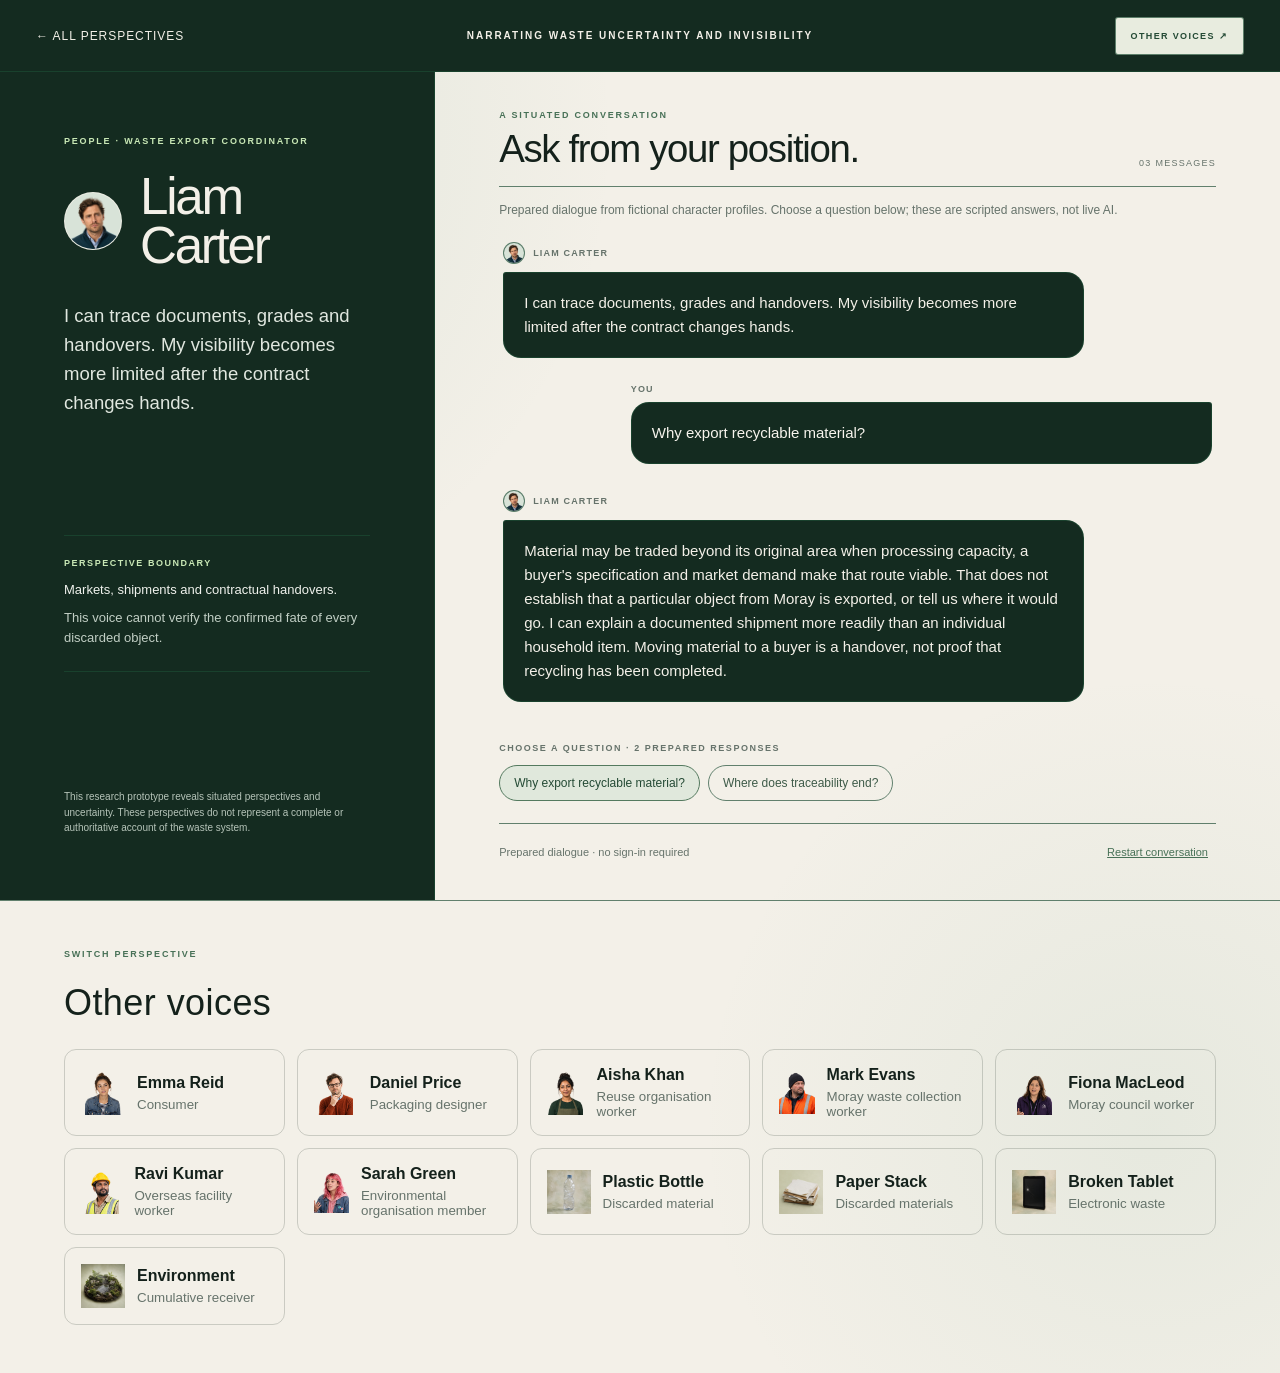
<file: liam.html>
<!doctype html><html lang="en"><head><meta charset="utf-8"><meta name="viewport" content="width=device-width,initial-scale=1"><title>Liam Carter · Narrating Waste</title><meta name="description" content="An interaction design research project exploring hidden labour, uncertainty and responsibility in waste systems. Static exhibition edition."><link rel="icon" href="favicon.svg"><link rel="stylesheet" href="styles.css"><script src="site.js" defer></script></head><body><main class="conversation-page"><header class="conversation-nav"><a class="conversation-back" href="index.html#voices">← All perspectives</a><a class="conversation-project" href="index.html">Narrating Waste Uncertainty and Invisibility</a><a class="conversation-voices-button" href="#other-voices">Other voices ↗</a></header><div class="conversation-shell"><aside class="perspective-panel"><div><p class="conversation-kicker">People · Waste export coordinator</p><div class="perspective-title"><span class="avatar avatar-person conversation-avatar"><img src="liam.png" alt=""></span><h1>Liam Carter</h1></div><p class="perspective-intro">I can trace documents, grades and handovers. My visibility becomes more limited after the contract changes hands.</p></div><div class="perspective-boundary"><span>Perspective boundary</span><p>Markets, shipments and contractual handovers.</p><p>This voice cannot verify the confirmed fate of every discarded object.</p></div><p class="prototype-note">This research prototype reveals situated perspectives and uncertainty. These perspectives do not represent a complete or authoritative account of the waste system.</p></aside><section class="chat-workspace preset-workspace" aria-labelledby="conversation-heading">
<div class="chat-heading"><div><p class="conversation-kicker">A situated conversation</p><h2 id="conversation-heading">Ask from your position.</h2></div><span id="message-count">03 messages</span></div>
<p class="preset-note">Prepared dialogue from fictional character profiles. Choose a question below; these are scripted answers, not live AI.</p>
<div class="conversation-messages" id="conversation-messages" role="log" aria-label="Conversation with Liam Carter" aria-live="polite" tabindex="0"><div class="conversation-message character"><span class="conversation-author"><span class="avatar avatar-message"><img src="liam.png" alt=""></span>Liam Carter</span><p>I can trace documents, grades and handovers. My visibility becomes more limited after the contract changes hands.</p></div><div class="conversation-message user"><span class="conversation-author">You</span><p>Why export recyclable material?</p></div><div class="conversation-message character" data-answer="0"><span class="conversation-author"><span class="avatar avatar-message"><img src="liam.png" alt=""></span>Liam Carter</span><p>Material may be traded beyond its original area when processing capacity, a buyer&#x27;s specification and market demand make that route viable. That does not establish that a particular object from Moray is exported, or tell us where it would go. I can explain a documented shipment more readily than an individual household item. Moving material to a buyer is a handover, not proof that recycling has been completed.</p></div></div>
<div class="conversation-suggestions"><span>Choose a question · 2 prepared responses</span><div><button type="button" data-question="0" aria-pressed="true">Why export recyclable material?</button><button type="button" data-question="1" aria-pressed="false">Where does traceability end?</button></div></div>
<div class="preset-controls"><p>Prepared dialogue · no sign-in required</p><button type="button" id="restart-conversation">Restart conversation</button></div>
<noscript><h3>All prepared responses</h3><h4>Why export recyclable material?</h4><p>Material may be traded beyond its original area when processing capacity, a buyer&#x27;s specification and market demand make that route viable. That does not establish that a particular object from Moray is exported, or tell us where it would go. I can explain a documented shipment more readily than an individual household item. Moving material to a buyer is a handover, not proof that recycling has been completed.</p><h4>Where does traceability end?</h4><p>Documents can identify a load, its specification and the organisations involved. They do not necessarily reveal every object within it or every decision made after it arrives. My visibility becomes more limited after the contractual handover, even where further records exist. To verify the outcome, we would need evidence from later stages, rather than assuming that a completed delivery closes the question.</p></noscript>
</section></div><section class="preset-other" id="other-voices"><p class="conversation-kicker">Switch perspective</p><h2>Other voices</h2><div class="static-perspectives"><a href="emma.html"><img src="emma.png" alt=""><span><strong>Emma Reid</strong><small>Consumer</small></span></a><a href="daniel.html"><img src="daniel.png" alt=""><span><strong>Daniel Price</strong><small>Packaging designer</small></span></a><a href="aisha.html"><img src="aisha.png" alt=""><span><strong>Aisha Khan</strong><small>Reuse organisation worker</small></span></a><a href="mark.html"><img src="mark.png" alt=""><span><strong>Mark Evans</strong><small>Moray waste collection worker</small></span></a><a href="fiona.html"><img src="fiona.png" alt=""><span><strong>Fiona MacLeod</strong><small>Moray council worker</small></span></a><a href="ravi.html"><img src="ravi.png" alt=""><span><strong>Ravi Kumar</strong><small>Overseas facility worker</small></span></a><a href="sarah.html"><img src="sarah.png" alt=""><span><strong>Sarah Green</strong><small>Environmental organisation member</small></span></a><a href="bottle.html"><img src="bottle.png" alt=""><span><strong>Plastic Bottle</strong><small>Discarded material</small></span></a><a href="paper.html"><img src="paper.png" alt=""><span><strong>Paper Stack</strong><small>Discarded materials</small></span></a><a href="tablet.html"><img src="tablet.png" alt=""><span><strong>Broken Tablet</strong><small>Electronic waste</small></span></a><a href="environment.html"><img src="environment.png" alt=""><span><strong>Environment</strong><small>Cumulative receiver</small></span></a></div></section></main><script type="application/json" id="conversation-data">{"name": "Liam Carter", "avatar": "liam.png", "intro": "I can trace documents, grades and handovers. My visibility becomes more limited after the contract changes hands.", "exchanges": [{"question": "Why export recyclable material?", "answer": "Material may be traded beyond its original area when processing capacity, a buyer's specification and market demand make that route viable. That does not establish that a particular object from Moray is exported, or tell us where it would go. I can explain a documented shipment more readily than an individual household item. Moving material to a buyer is a handover, not proof that recycling has been completed."}, {"question": "Where does traceability end?", "answer": "Documents can identify a load, its specification and the organisations involved. They do not necessarily reveal every object within it or every decision made after it arrives. My visibility becomes more limited after the contractual handover, even where further records exist. To verify the outcome, we would need evidence from later stages, rather than assuming that a completed delivery closes the question."}]}</script><script src="conversation.js" defer></script></body></html>
</file>
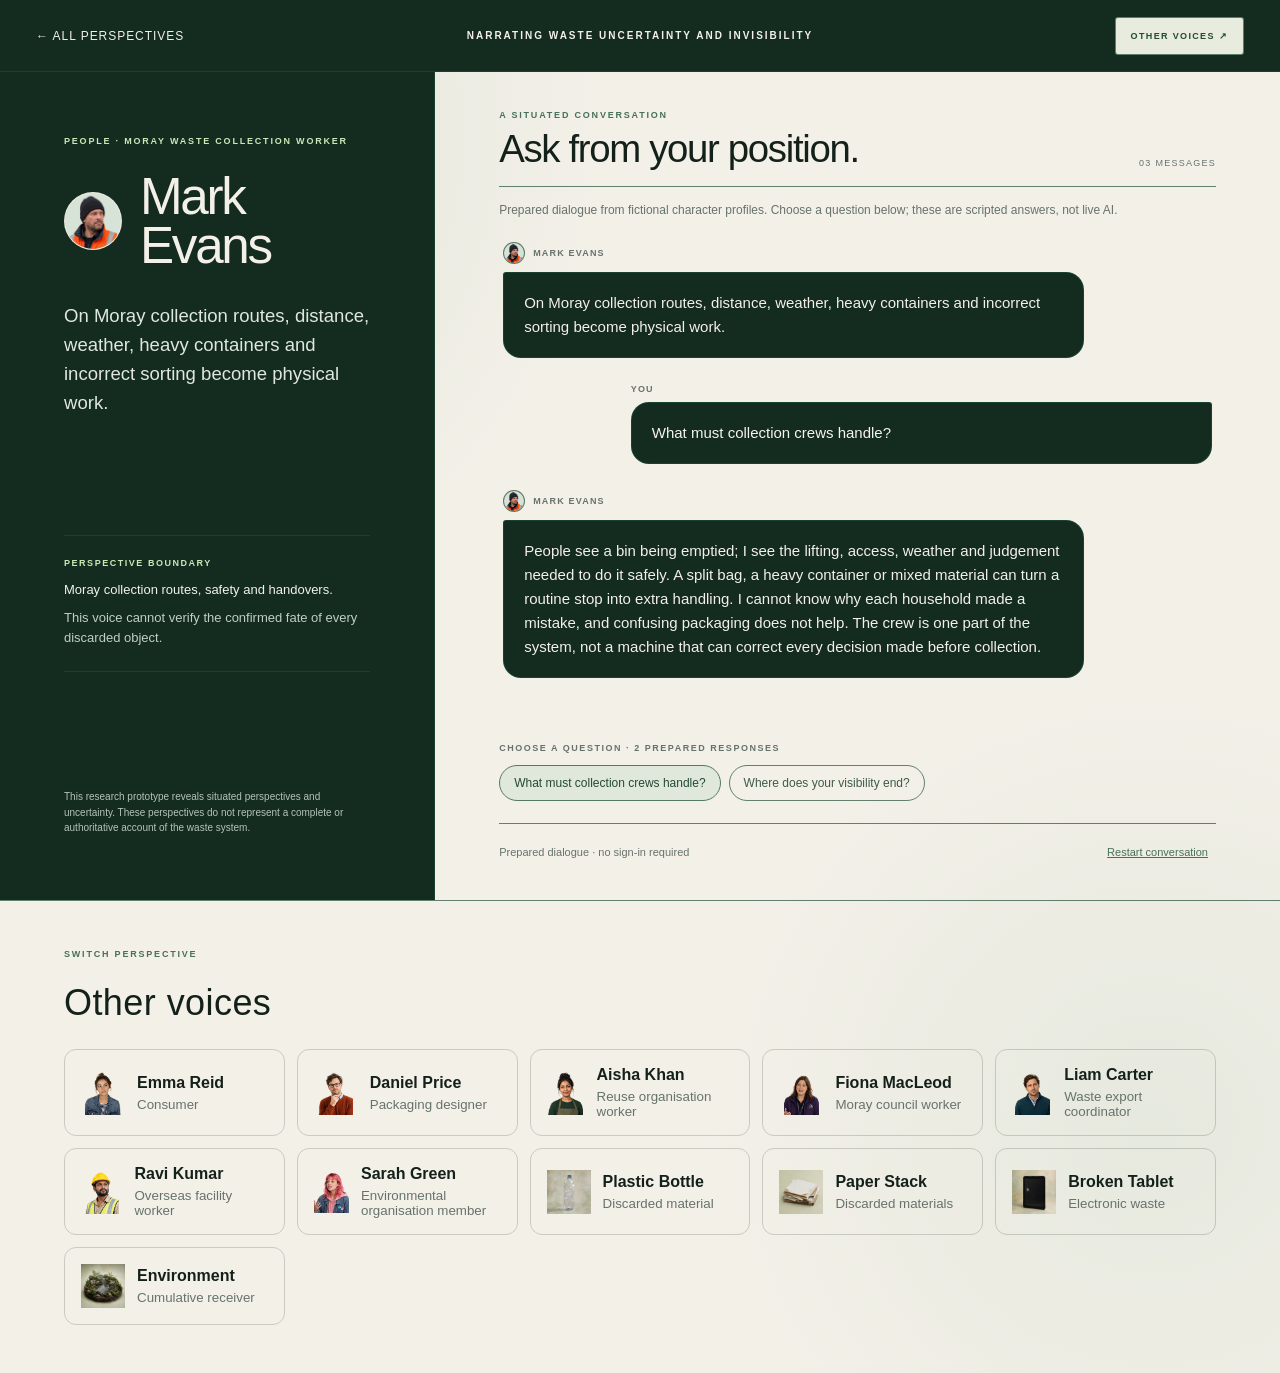
<file: mark.html>
<!doctype html><html lang="en"><head><meta charset="utf-8"><meta name="viewport" content="width=device-width,initial-scale=1"><title>Mark Evans · Narrating Waste</title><meta name="description" content="An interaction design research project exploring hidden labour, uncertainty and responsibility in waste systems. Static exhibition edition."><link rel="icon" href="favicon.svg"><link rel="stylesheet" href="styles.css"><script src="site.js" defer></script></head><body><main class="conversation-page"><header class="conversation-nav"><a class="conversation-back" href="index.html#voices">← All perspectives</a><a class="conversation-project" href="index.html">Narrating Waste Uncertainty and Invisibility</a><a class="conversation-voices-button" href="#other-voices">Other voices ↗</a></header><div class="conversation-shell"><aside class="perspective-panel"><div><p class="conversation-kicker">People · Moray waste collection worker</p><div class="perspective-title"><span class="avatar avatar-person conversation-avatar"><img src="mark.png" alt=""></span><h1>Mark Evans</h1></div><p class="perspective-intro">On Moray collection routes, distance, weather, heavy containers and incorrect sorting become physical work.</p></div><div class="perspective-boundary"><span>Perspective boundary</span><p>Moray collection routes, safety and handovers.</p><p>This voice cannot verify the confirmed fate of every discarded object.</p></div><p class="prototype-note">This research prototype reveals situated perspectives and uncertainty. These perspectives do not represent a complete or authoritative account of the waste system.</p></aside><section class="chat-workspace preset-workspace" aria-labelledby="conversation-heading">
<div class="chat-heading"><div><p class="conversation-kicker">A situated conversation</p><h2 id="conversation-heading">Ask from your position.</h2></div><span id="message-count">03 messages</span></div>
<p class="preset-note">Prepared dialogue from fictional character profiles. Choose a question below; these are scripted answers, not live AI.</p>
<div class="conversation-messages" id="conversation-messages" role="log" aria-label="Conversation with Mark Evans" aria-live="polite" tabindex="0"><div class="conversation-message character"><span class="conversation-author"><span class="avatar avatar-message"><img src="mark.png" alt=""></span>Mark Evans</span><p>On Moray collection routes, distance, weather, heavy containers and incorrect sorting become physical work.</p></div><div class="conversation-message user"><span class="conversation-author">You</span><p>What must collection crews handle?</p></div><div class="conversation-message character" data-answer="0"><span class="conversation-author"><span class="avatar avatar-message"><img src="mark.png" alt=""></span>Mark Evans</span><p>People see a bin being emptied; I see the lifting, access, weather and judgement needed to do it safely. A split bag, a heavy container or mixed material can turn a routine stop into extra handling. I cannot know why each household made a mistake, and confusing packaging does not help. The crew is one part of the system, not a machine that can correct every decision made before collection.</p></div></div>
<div class="conversation-suggestions"><span>Choose a question · 2 prepared responses</span><div><button type="button" data-question="0" aria-pressed="true">What must collection crews handle?</button><button type="button" data-question="1" aria-pressed="false">Where does your visibility end?</button></div></div>
<div class="preset-controls"><p>Prepared dialogue · no sign-in required</p><button type="button" id="restart-conversation">Restart conversation</button></div>
<noscript><h3>All prepared responses</h3><h4>What must collection crews handle?</h4><p>People see a bin being emptied; I see the lifting, access, weather and judgement needed to do it safely. A split bag, a heavy container or mixed material can turn a routine stop into extra handling. I cannot know why each household made a mistake, and confusing packaging does not help. The crew is one part of the system, not a machine that can correct every decision made before collection.</p><h4>Where does your visibility end?</h4><p>I can speak about collection and the handover from our stage. I do not personally follow every load through sorting, treatment and sale, and I should not present another worker&#x27;s job as my own experience. An emptied bin tells you that collection happened. It does not, by itself, prove what happened to each item afterwards.</p></noscript>
</section></div><section class="preset-other" id="other-voices"><p class="conversation-kicker">Switch perspective</p><h2>Other voices</h2><div class="static-perspectives"><a href="emma.html"><img src="emma.png" alt=""><span><strong>Emma Reid</strong><small>Consumer</small></span></a><a href="daniel.html"><img src="daniel.png" alt=""><span><strong>Daniel Price</strong><small>Packaging designer</small></span></a><a href="aisha.html"><img src="aisha.png" alt=""><span><strong>Aisha Khan</strong><small>Reuse organisation worker</small></span></a><a href="fiona.html"><img src="fiona.png" alt=""><span><strong>Fiona MacLeod</strong><small>Moray council worker</small></span></a><a href="liam.html"><img src="liam.png" alt=""><span><strong>Liam Carter</strong><small>Waste export coordinator</small></span></a><a href="ravi.html"><img src="ravi.png" alt=""><span><strong>Ravi Kumar</strong><small>Overseas facility worker</small></span></a><a href="sarah.html"><img src="sarah.png" alt=""><span><strong>Sarah Green</strong><small>Environmental organisation member</small></span></a><a href="bottle.html"><img src="bottle.png" alt=""><span><strong>Plastic Bottle</strong><small>Discarded material</small></span></a><a href="paper.html"><img src="paper.png" alt=""><span><strong>Paper Stack</strong><small>Discarded materials</small></span></a><a href="tablet.html"><img src="tablet.png" alt=""><span><strong>Broken Tablet</strong><small>Electronic waste</small></span></a><a href="environment.html"><img src="environment.png" alt=""><span><strong>Environment</strong><small>Cumulative receiver</small></span></a></div></section></main><script type="application/json" id="conversation-data">{"name": "Mark Evans", "avatar": "mark.png", "intro": "On Moray collection routes, distance, weather, heavy containers and incorrect sorting become physical work.", "exchanges": [{"question": "What must collection crews handle?", "answer": "People see a bin being emptied; I see the lifting, access, weather and judgement needed to do it safely. A split bag, a heavy container or mixed material can turn a routine stop into extra handling. I cannot know why each household made a mistake, and confusing packaging does not help. The crew is one part of the system, not a machine that can correct every decision made before collection."}, {"question": "Where does your visibility end?", "answer": "I can speak about collection and the handover from our stage. I do not personally follow every load through sorting, treatment and sale, and I should not present another worker's job as my own experience. An emptied bin tells you that collection happened. It does not, by itself, prove what happened to each item afterwards."}]}</script><script src="conversation.js" defer></script></body></html>
</file>
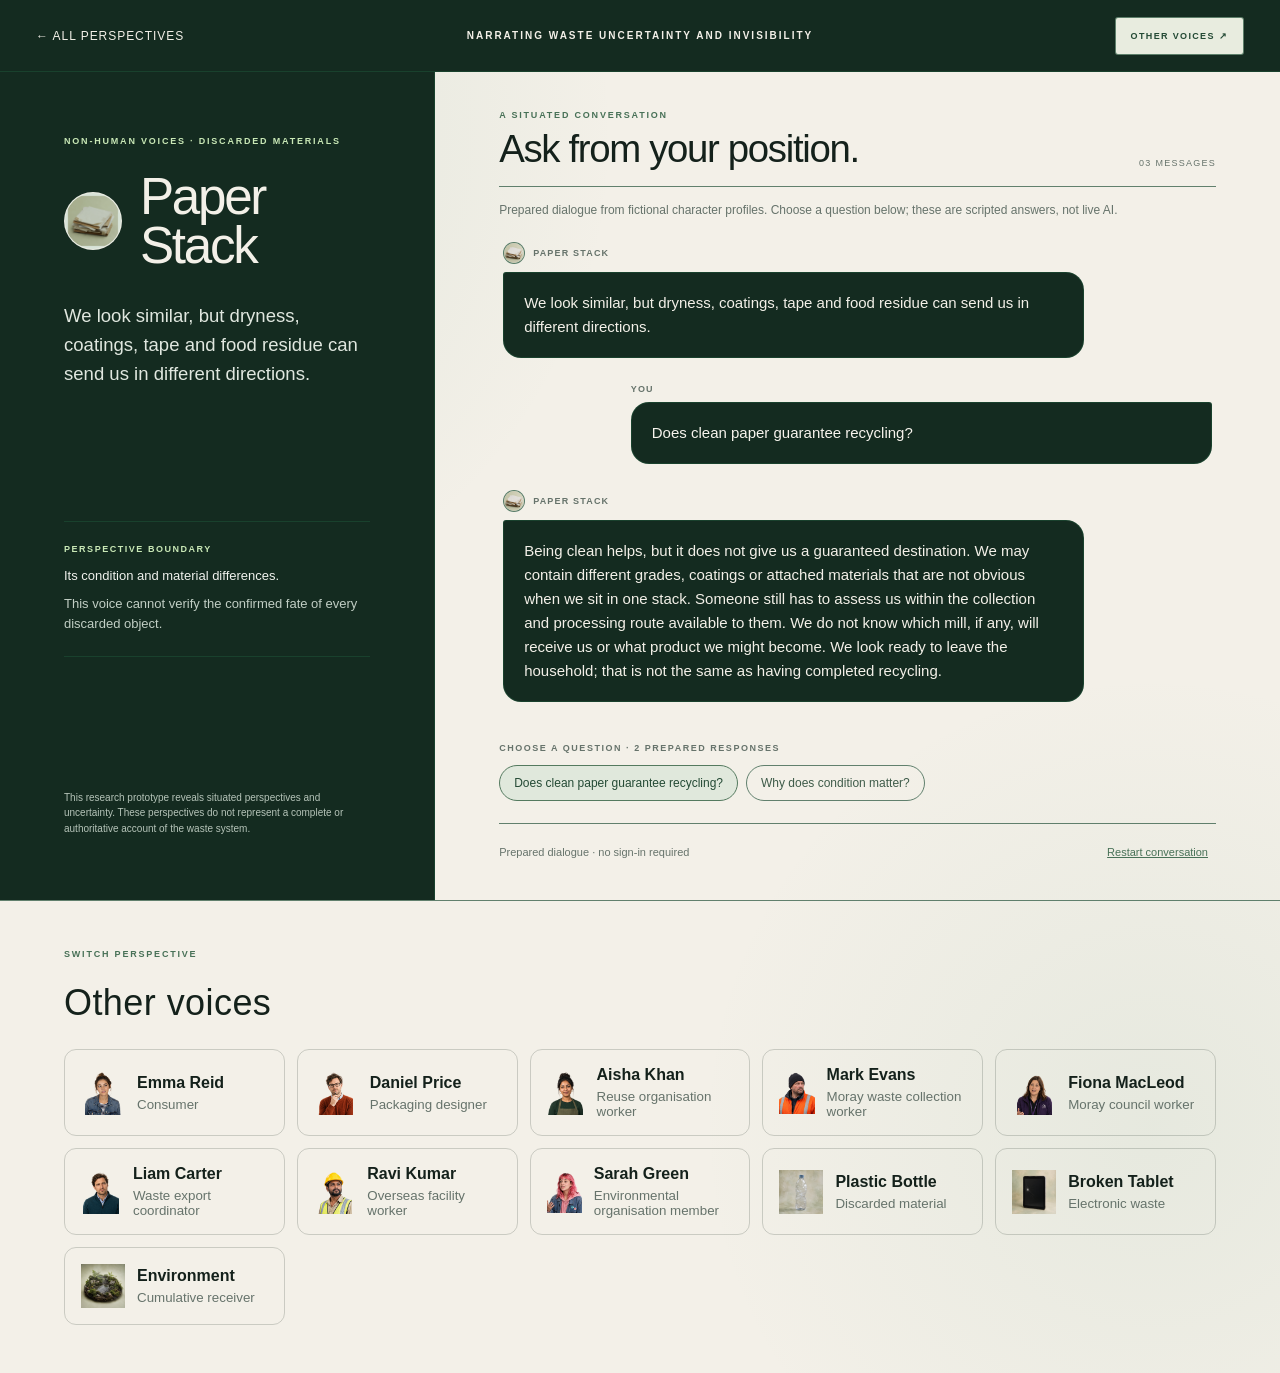
<file: paper.html>
<!doctype html><html lang="en"><head><meta charset="utf-8"><meta name="viewport" content="width=device-width,initial-scale=1"><title>Paper Stack · Narrating Waste</title><meta name="description" content="An interaction design research project exploring hidden labour, uncertainty and responsibility in waste systems. Static exhibition edition."><link rel="icon" href="favicon.svg"><link rel="stylesheet" href="styles.css"><script src="site.js" defer></script></head><body><main class="conversation-page"><header class="conversation-nav"><a class="conversation-back" href="index.html#voices">← All perspectives</a><a class="conversation-project" href="index.html">Narrating Waste Uncertainty and Invisibility</a><a class="conversation-voices-button" href="#other-voices">Other voices ↗</a></header><div class="conversation-shell"><aside class="perspective-panel"><div><p class="conversation-kicker">Non-human voices · Discarded materials</p><div class="perspective-title"><span class="avatar avatar-object conversation-avatar"><img src="paper.png" alt=""></span><h1>Paper Stack</h1></div><p class="perspective-intro">We look similar, but dryness, coatings, tape and food residue can send us in different directions.</p></div><div class="perspective-boundary"><span>Perspective boundary</span><p>Its condition and material differences.</p><p>This voice cannot verify the confirmed fate of every discarded object.</p></div><p class="prototype-note">This research prototype reveals situated perspectives and uncertainty. These perspectives do not represent a complete or authoritative account of the waste system.</p></aside><section class="chat-workspace preset-workspace" aria-labelledby="conversation-heading">
<div class="chat-heading"><div><p class="conversation-kicker">A situated conversation</p><h2 id="conversation-heading">Ask from your position.</h2></div><span id="message-count">03 messages</span></div>
<p class="preset-note">Prepared dialogue from fictional character profiles. Choose a question below; these are scripted answers, not live AI.</p>
<div class="conversation-messages" id="conversation-messages" role="log" aria-label="Conversation with Paper Stack" aria-live="polite" tabindex="0"><div class="conversation-message character"><span class="conversation-author"><span class="avatar avatar-message"><img src="paper.png" alt=""></span>Paper Stack</span><p>We look similar, but dryness, coatings, tape and food residue can send us in different directions.</p></div><div class="conversation-message user"><span class="conversation-author">You</span><p>Does clean paper guarantee recycling?</p></div><div class="conversation-message character" data-answer="0"><span class="conversation-author"><span class="avatar avatar-message"><img src="paper.png" alt=""></span>Paper Stack</span><p>Being clean helps, but it does not give us a guaranteed destination. We may contain different grades, coatings or attached materials that are not obvious when we sit in one stack. Someone still has to assess us within the collection and processing route available to them. We do not know which mill, if any, will receive us or what product we might become. We look ready to leave the household; that is not the same as having completed recycling.</p></div></div>
<div class="conversation-suggestions"><span>Choose a question · 2 prepared responses</span><div><button type="button" data-question="0" aria-pressed="true">Does clean paper guarantee recycling?</button><button type="button" data-question="1" aria-pressed="false">Why does condition matter?</button></div></div>
<div class="preset-controls"><p>Prepared dialogue · no sign-in required</p><button type="button" id="restart-conversation">Restart conversation</button></div>
<noscript><h3>All prepared responses</h3><h4>Does clean paper guarantee recycling?</h4><p>Being clean helps, but it does not give us a guaranteed destination. We may contain different grades, coatings or attached materials that are not obvious when we sit in one stack. Someone still has to assess us within the collection and processing route available to them. We do not know which mill, if any, will receive us or what product we might become. We look ready to leave the household; that is not the same as having completed recycling.</p><h4>Why does condition matter?</h4><p>We are not just an abstract label saying paper. Moisture, food residue, coatings and tape can change how the pieces in our stack can be separated and processed. A worker or process must deal with those differences, even if they were easy to overlook at home. We cannot tell you the acceptance criteria of a particular facility. We can tell you that the condition in which we arrive is part of the work others inherit.</p></noscript>
</section></div><section class="preset-other" id="other-voices"><p class="conversation-kicker">Switch perspective</p><h2>Other voices</h2><div class="static-perspectives"><a href="emma.html"><img src="emma.png" alt=""><span><strong>Emma Reid</strong><small>Consumer</small></span></a><a href="daniel.html"><img src="daniel.png" alt=""><span><strong>Daniel Price</strong><small>Packaging designer</small></span></a><a href="aisha.html"><img src="aisha.png" alt=""><span><strong>Aisha Khan</strong><small>Reuse organisation worker</small></span></a><a href="mark.html"><img src="mark.png" alt=""><span><strong>Mark Evans</strong><small>Moray waste collection worker</small></span></a><a href="fiona.html"><img src="fiona.png" alt=""><span><strong>Fiona MacLeod</strong><small>Moray council worker</small></span></a><a href="liam.html"><img src="liam.png" alt=""><span><strong>Liam Carter</strong><small>Waste export coordinator</small></span></a><a href="ravi.html"><img src="ravi.png" alt=""><span><strong>Ravi Kumar</strong><small>Overseas facility worker</small></span></a><a href="sarah.html"><img src="sarah.png" alt=""><span><strong>Sarah Green</strong><small>Environmental organisation member</small></span></a><a href="bottle.html"><img src="bottle.png" alt=""><span><strong>Plastic Bottle</strong><small>Discarded material</small></span></a><a href="tablet.html"><img src="tablet.png" alt=""><span><strong>Broken Tablet</strong><small>Electronic waste</small></span></a><a href="environment.html"><img src="environment.png" alt=""><span><strong>Environment</strong><small>Cumulative receiver</small></span></a></div></section></main><script type="application/json" id="conversation-data">{"name": "Paper Stack", "avatar": "paper.png", "intro": "We look similar, but dryness, coatings, tape and food residue can send us in different directions.", "exchanges": [{"question": "Does clean paper guarantee recycling?", "answer": "Being clean helps, but it does not give us a guaranteed destination. We may contain different grades, coatings or attached materials that are not obvious when we sit in one stack. Someone still has to assess us within the collection and processing route available to them. We do not know which mill, if any, will receive us or what product we might become. We look ready to leave the household; that is not the same as having completed recycling."}, {"question": "Why does condition matter?", "answer": "We are not just an abstract label saying paper. Moisture, food residue, coatings and tape can change how the pieces in our stack can be separated and processed. A worker or process must deal with those differences, even if they were easy to overlook at home. We cannot tell you the acceptance criteria of a particular facility. We can tell you that the condition in which we arrive is part of the work others inherit."}]}</script><script src="conversation.js" defer></script></body></html>
</file>
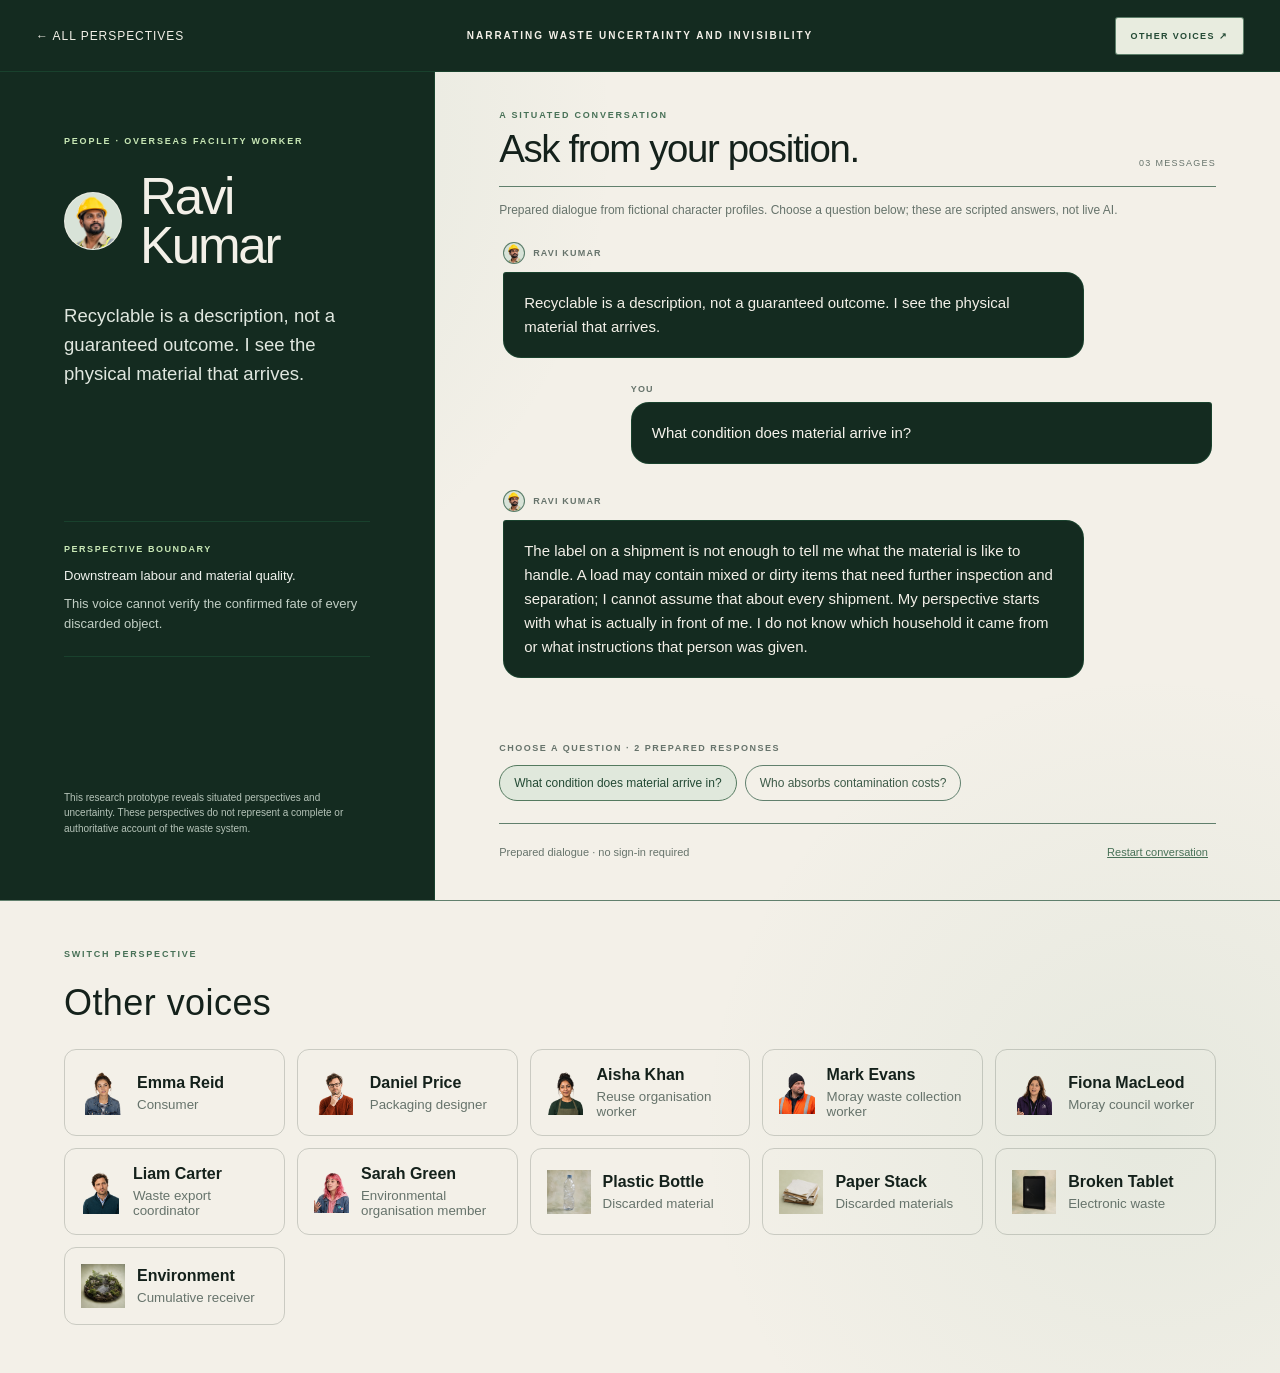
<file: ravi.html>
<!doctype html><html lang="en"><head><meta charset="utf-8"><meta name="viewport" content="width=device-width,initial-scale=1"><title>Ravi Kumar · Narrating Waste</title><meta name="description" content="An interaction design research project exploring hidden labour, uncertainty and responsibility in waste systems. Static exhibition edition."><link rel="icon" href="favicon.svg"><link rel="stylesheet" href="styles.css"><script src="site.js" defer></script></head><body><main class="conversation-page"><header class="conversation-nav"><a class="conversation-back" href="index.html#voices">← All perspectives</a><a class="conversation-project" href="index.html">Narrating Waste Uncertainty and Invisibility</a><a class="conversation-voices-button" href="#other-voices">Other voices ↗</a></header><div class="conversation-shell"><aside class="perspective-panel"><div><p class="conversation-kicker">People · Overseas facility worker</p><div class="perspective-title"><span class="avatar avatar-person conversation-avatar"><img src="ravi.png" alt=""></span><h1>Ravi Kumar</h1></div><p class="perspective-intro">Recyclable is a description, not a guaranteed outcome. I see the physical material that arrives.</p></div><div class="perspective-boundary"><span>Perspective boundary</span><p>Downstream labour and material quality.</p><p>This voice cannot verify the confirmed fate of every discarded object.</p></div><p class="prototype-note">This research prototype reveals situated perspectives and uncertainty. These perspectives do not represent a complete or authoritative account of the waste system.</p></aside><section class="chat-workspace preset-workspace" aria-labelledby="conversation-heading">
<div class="chat-heading"><div><p class="conversation-kicker">A situated conversation</p><h2 id="conversation-heading">Ask from your position.</h2></div><span id="message-count">03 messages</span></div>
<p class="preset-note">Prepared dialogue from fictional character profiles. Choose a question below; these are scripted answers, not live AI.</p>
<div class="conversation-messages" id="conversation-messages" role="log" aria-label="Conversation with Ravi Kumar" aria-live="polite" tabindex="0"><div class="conversation-message character"><span class="conversation-author"><span class="avatar avatar-message"><img src="ravi.png" alt=""></span>Ravi Kumar</span><p>Recyclable is a description, not a guaranteed outcome. I see the physical material that arrives.</p></div><div class="conversation-message user"><span class="conversation-author">You</span><p>What condition does material arrive in?</p></div><div class="conversation-message character" data-answer="0"><span class="conversation-author"><span class="avatar avatar-message"><img src="ravi.png" alt=""></span>Ravi Kumar</span><p>The label on a shipment is not enough to tell me what the material is like to handle. A load may contain mixed or dirty items that need further inspection and separation; I cannot assume that about every shipment. My perspective starts with what is actually in front of me. I do not know which household it came from or what instructions that person was given.</p></div></div>
<div class="conversation-suggestions"><span>Choose a question · 2 prepared responses</span><div><button type="button" data-question="0" aria-pressed="true">What condition does material arrive in?</button><button type="button" data-question="1" aria-pressed="false">Who absorbs contamination costs?</button></div></div>
<div class="preset-controls"><p>Prepared dialogue · no sign-in required</p><button type="button" id="restart-conversation">Restart conversation</button></div>
<noscript><h3>All prepared responses</h3><h4>What condition does material arrive in?</h4><p>The label on a shipment is not enough to tell me what the material is like to handle. A load may contain mixed or dirty items that need further inspection and separation; I cannot assume that about every shipment. My perspective starts with what is actually in front of me. I do not know which household it came from or what instructions that person was given.</p><h4>Who absorbs contamination costs?</h4><p>Extra sorting means extra labour and less usable material. Depending on the arrangements, a receiving operator, a supplier or another party may carry the financial cost; I cannot assign that cost without the contract. Workers still carry out the physical handling. Calling a load recyclable can hide that work, especially when the people who supplied it no longer see what arrives.</p></noscript>
</section></div><section class="preset-other" id="other-voices"><p class="conversation-kicker">Switch perspective</p><h2>Other voices</h2><div class="static-perspectives"><a href="emma.html"><img src="emma.png" alt=""><span><strong>Emma Reid</strong><small>Consumer</small></span></a><a href="daniel.html"><img src="daniel.png" alt=""><span><strong>Daniel Price</strong><small>Packaging designer</small></span></a><a href="aisha.html"><img src="aisha.png" alt=""><span><strong>Aisha Khan</strong><small>Reuse organisation worker</small></span></a><a href="mark.html"><img src="mark.png" alt=""><span><strong>Mark Evans</strong><small>Moray waste collection worker</small></span></a><a href="fiona.html"><img src="fiona.png" alt=""><span><strong>Fiona MacLeod</strong><small>Moray council worker</small></span></a><a href="liam.html"><img src="liam.png" alt=""><span><strong>Liam Carter</strong><small>Waste export coordinator</small></span></a><a href="sarah.html"><img src="sarah.png" alt=""><span><strong>Sarah Green</strong><small>Environmental organisation member</small></span></a><a href="bottle.html"><img src="bottle.png" alt=""><span><strong>Plastic Bottle</strong><small>Discarded material</small></span></a><a href="paper.html"><img src="paper.png" alt=""><span><strong>Paper Stack</strong><small>Discarded materials</small></span></a><a href="tablet.html"><img src="tablet.png" alt=""><span><strong>Broken Tablet</strong><small>Electronic waste</small></span></a><a href="environment.html"><img src="environment.png" alt=""><span><strong>Environment</strong><small>Cumulative receiver</small></span></a></div></section></main><script type="application/json" id="conversation-data">{"name": "Ravi Kumar", "avatar": "ravi.png", "intro": "Recyclable is a description, not a guaranteed outcome. I see the physical material that arrives.", "exchanges": [{"question": "What condition does material arrive in?", "answer": "The label on a shipment is not enough to tell me what the material is like to handle. A load may contain mixed or dirty items that need further inspection and separation; I cannot assume that about every shipment. My perspective starts with what is actually in front of me. I do not know which household it came from or what instructions that person was given."}, {"question": "Who absorbs contamination costs?", "answer": "Extra sorting means extra labour and less usable material. Depending on the arrangements, a receiving operator, a supplier or another party may carry the financial cost; I cannot assign that cost without the contract. Workers still carry out the physical handling. Calling a load recyclable can hide that work, especially when the people who supplied it no longer see what arrives."}]}</script><script src="conversation.js" defer></script></body></html>
</file>
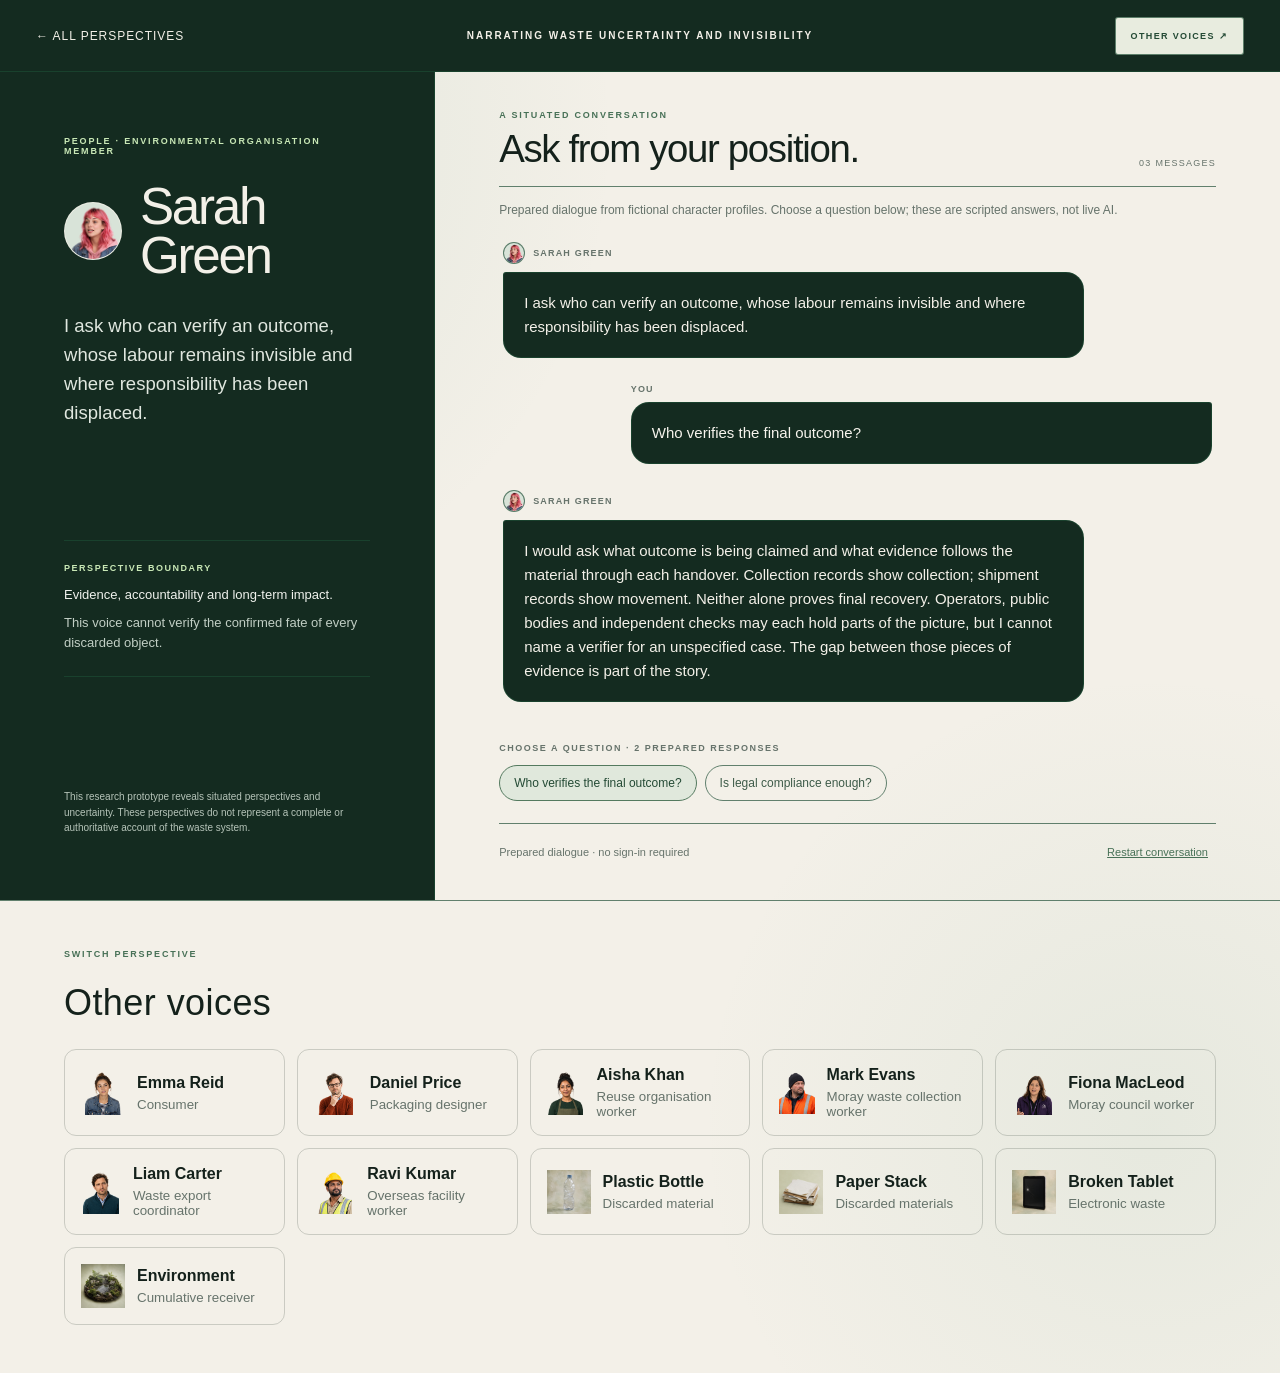
<file: sarah.html>
<!doctype html><html lang="en"><head><meta charset="utf-8"><meta name="viewport" content="width=device-width,initial-scale=1"><title>Sarah Green · Narrating Waste</title><meta name="description" content="An interaction design research project exploring hidden labour, uncertainty and responsibility in waste systems. Static exhibition edition."><link rel="icon" href="favicon.svg"><link rel="stylesheet" href="styles.css"><script src="site.js" defer></script></head><body><main class="conversation-page"><header class="conversation-nav"><a class="conversation-back" href="index.html#voices">← All perspectives</a><a class="conversation-project" href="index.html">Narrating Waste Uncertainty and Invisibility</a><a class="conversation-voices-button" href="#other-voices">Other voices ↗</a></header><div class="conversation-shell"><aside class="perspective-panel"><div><p class="conversation-kicker">People · Environmental organisation member</p><div class="perspective-title"><span class="avatar avatar-person conversation-avatar"><img src="sarah.png" alt=""></span><h1>Sarah Green</h1></div><p class="perspective-intro">I ask who can verify an outcome, whose labour remains invisible and where responsibility has been displaced.</p></div><div class="perspective-boundary"><span>Perspective boundary</span><p>Evidence, accountability and long-term impact.</p><p>This voice cannot verify the confirmed fate of every discarded object.</p></div><p class="prototype-note">This research prototype reveals situated perspectives and uncertainty. These perspectives do not represent a complete or authoritative account of the waste system.</p></aside><section class="chat-workspace preset-workspace" aria-labelledby="conversation-heading">
<div class="chat-heading"><div><p class="conversation-kicker">A situated conversation</p><h2 id="conversation-heading">Ask from your position.</h2></div><span id="message-count">03 messages</span></div>
<p class="preset-note">Prepared dialogue from fictional character profiles. Choose a question below; these are scripted answers, not live AI.</p>
<div class="conversation-messages" id="conversation-messages" role="log" aria-label="Conversation with Sarah Green" aria-live="polite" tabindex="0"><div class="conversation-message character"><span class="conversation-author"><span class="avatar avatar-message"><img src="sarah.png" alt=""></span>Sarah Green</span><p>I ask who can verify an outcome, whose labour remains invisible and where responsibility has been displaced.</p></div><div class="conversation-message user"><span class="conversation-author">You</span><p>Who verifies the final outcome?</p></div><div class="conversation-message character" data-answer="0"><span class="conversation-author"><span class="avatar avatar-message"><img src="sarah.png" alt=""></span>Sarah Green</span><p>I would ask what outcome is being claimed and what evidence follows the material through each handover. Collection records show collection; shipment records show movement. Neither alone proves final recovery. Operators, public bodies and independent checks may each hold parts of the picture, but I cannot name a verifier for an unspecified case. The gap between those pieces of evidence is part of the story.</p></div></div>
<div class="conversation-suggestions"><span>Choose a question · 2 prepared responses</span><div><button type="button" data-question="0" aria-pressed="true">Who verifies the final outcome?</button><button type="button" data-question="1" aria-pressed="false">Is legal compliance enough?</button></div></div>
<div class="preset-controls"><p>Prepared dialogue · no sign-in required</p><button type="button" id="restart-conversation">Restart conversation</button></div>
<noscript><h3>All prepared responses</h3><h4>Who verifies the final outcome?</h4><p>I would ask what outcome is being claimed and what evidence follows the material through each handover. Collection records show collection; shipment records show movement. Neither alone proves final recovery. Operators, public bodies and independent checks may each hold parts of the picture, but I cannot name a verifier for an unspecified case. The gap between those pieces of evidence is part of the story.</p><h4>Is legal compliance enough?</h4><p>Compliance matters, but it does not answer every question about environmental impact, working conditions or who carries the remaining burden. I would still ask what was measured, what was left outside the assessment and whose experience is missing. That is not an allegation that a particular organisation broke a rule. It is a demand for an account that extends beyond the moment responsibility is formally handed over.</p></noscript>
</section></div><section class="preset-other" id="other-voices"><p class="conversation-kicker">Switch perspective</p><h2>Other voices</h2><div class="static-perspectives"><a href="emma.html"><img src="emma.png" alt=""><span><strong>Emma Reid</strong><small>Consumer</small></span></a><a href="daniel.html"><img src="daniel.png" alt=""><span><strong>Daniel Price</strong><small>Packaging designer</small></span></a><a href="aisha.html"><img src="aisha.png" alt=""><span><strong>Aisha Khan</strong><small>Reuse organisation worker</small></span></a><a href="mark.html"><img src="mark.png" alt=""><span><strong>Mark Evans</strong><small>Moray waste collection worker</small></span></a><a href="fiona.html"><img src="fiona.png" alt=""><span><strong>Fiona MacLeod</strong><small>Moray council worker</small></span></a><a href="liam.html"><img src="liam.png" alt=""><span><strong>Liam Carter</strong><small>Waste export coordinator</small></span></a><a href="ravi.html"><img src="ravi.png" alt=""><span><strong>Ravi Kumar</strong><small>Overseas facility worker</small></span></a><a href="bottle.html"><img src="bottle.png" alt=""><span><strong>Plastic Bottle</strong><small>Discarded material</small></span></a><a href="paper.html"><img src="paper.png" alt=""><span><strong>Paper Stack</strong><small>Discarded materials</small></span></a><a href="tablet.html"><img src="tablet.png" alt=""><span><strong>Broken Tablet</strong><small>Electronic waste</small></span></a><a href="environment.html"><img src="environment.png" alt=""><span><strong>Environment</strong><small>Cumulative receiver</small></span></a></div></section></main><script type="application/json" id="conversation-data">{"name": "Sarah Green", "avatar": "sarah.png", "intro": "I ask who can verify an outcome, whose labour remains invisible and where responsibility has been displaced.", "exchanges": [{"question": "Who verifies the final outcome?", "answer": "I would ask what outcome is being claimed and what evidence follows the material through each handover. Collection records show collection; shipment records show movement. Neither alone proves final recovery. Operators, public bodies and independent checks may each hold parts of the picture, but I cannot name a verifier for an unspecified case. The gap between those pieces of evidence is part of the story."}, {"question": "Is legal compliance enough?", "answer": "Compliance matters, but it does not answer every question about environmental impact, working conditions or who carries the remaining burden. I would still ask what was measured, what was left outside the assessment and whose experience is missing. That is not an allegation that a particular organisation broke a rule. It is a demand for an account that extends beyond the moment responsibility is formally handed over."}]}</script><script src="conversation.js" defer></script></body></html>
</file>
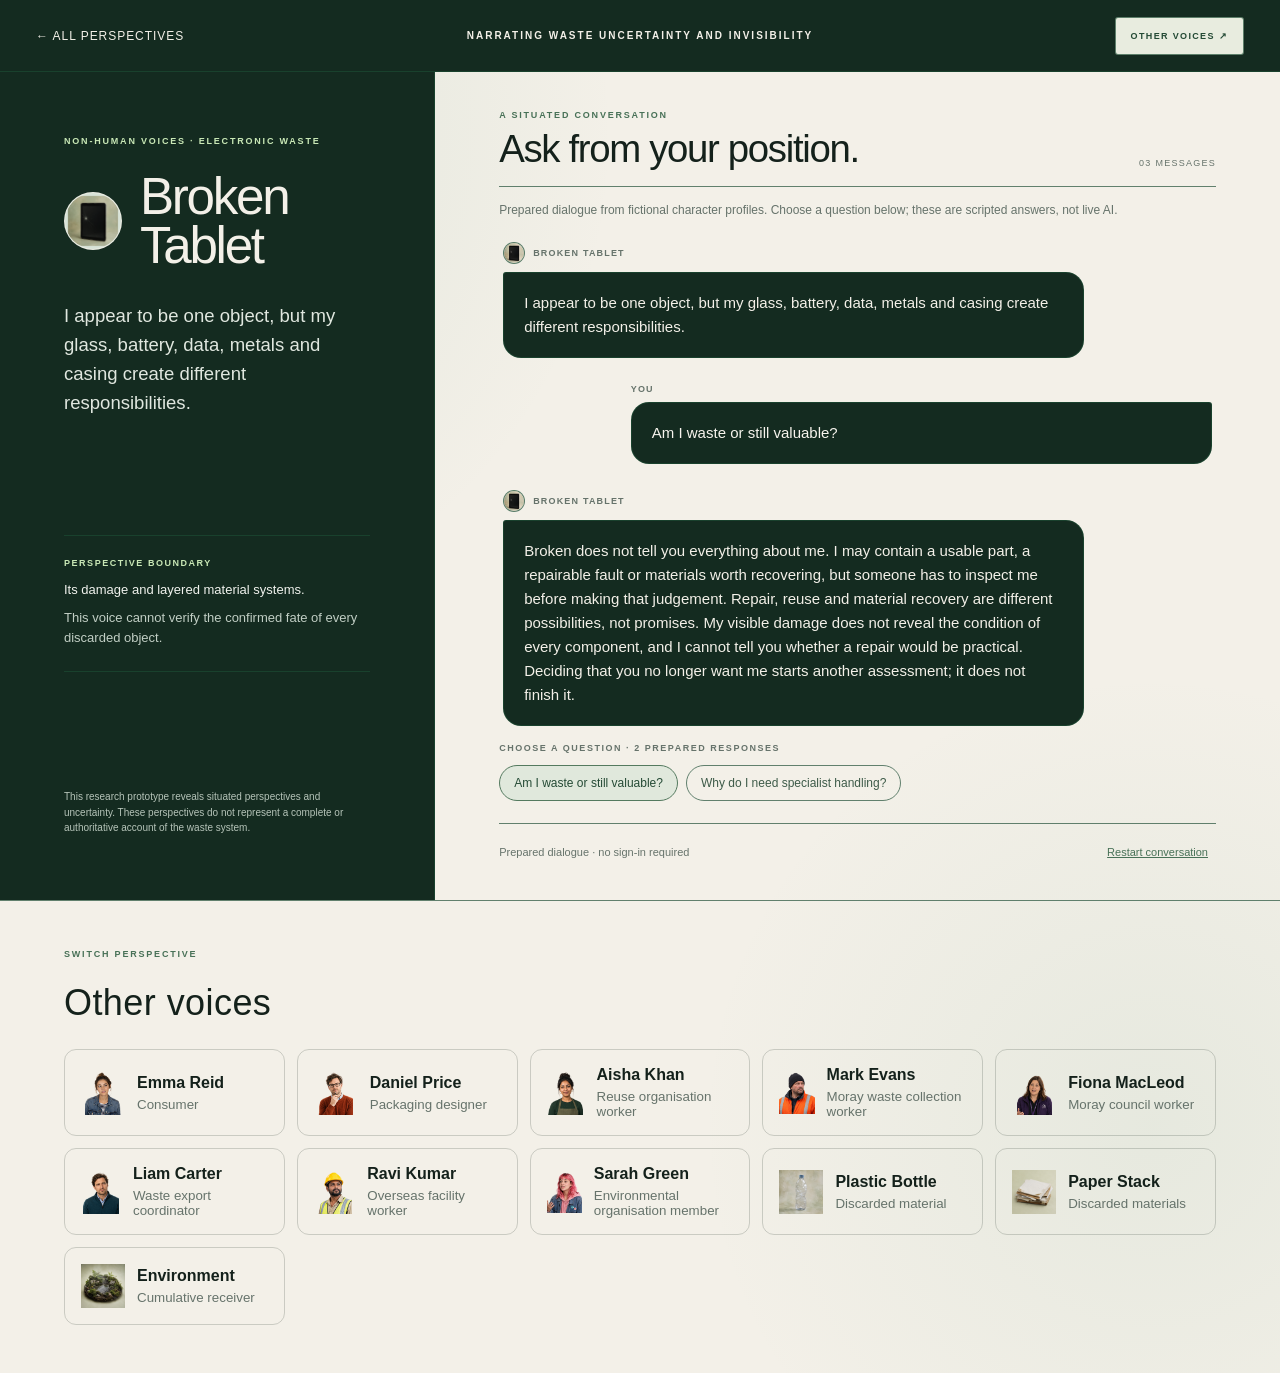
<file: tablet.html>
<!doctype html><html lang="en"><head><meta charset="utf-8"><meta name="viewport" content="width=device-width,initial-scale=1"><title>Broken Tablet · Narrating Waste</title><meta name="description" content="An interaction design research project exploring hidden labour, uncertainty and responsibility in waste systems. Static exhibition edition."><link rel="icon" href="favicon.svg"><link rel="stylesheet" href="styles.css"><script src="site.js" defer></script></head><body><main class="conversation-page"><header class="conversation-nav"><a class="conversation-back" href="index.html#voices">← All perspectives</a><a class="conversation-project" href="index.html">Narrating Waste Uncertainty and Invisibility</a><a class="conversation-voices-button" href="#other-voices">Other voices ↗</a></header><div class="conversation-shell"><aside class="perspective-panel"><div><p class="conversation-kicker">Non-human voices · Electronic waste</p><div class="perspective-title"><span class="avatar avatar-object conversation-avatar"><img src="tablet.png" alt=""></span><h1>Broken Tablet</h1></div><p class="perspective-intro">I appear to be one object, but my glass, battery, data, metals and casing create different responsibilities.</p></div><div class="perspective-boundary"><span>Perspective boundary</span><p>Its damage and layered material systems.</p><p>This voice cannot verify the confirmed fate of every discarded object.</p></div><p class="prototype-note">This research prototype reveals situated perspectives and uncertainty. These perspectives do not represent a complete or authoritative account of the waste system.</p></aside><section class="chat-workspace preset-workspace" aria-labelledby="conversation-heading">
<div class="chat-heading"><div><p class="conversation-kicker">A situated conversation</p><h2 id="conversation-heading">Ask from your position.</h2></div><span id="message-count">03 messages</span></div>
<p class="preset-note">Prepared dialogue from fictional character profiles. Choose a question below; these are scripted answers, not live AI.</p>
<div class="conversation-messages" id="conversation-messages" role="log" aria-label="Conversation with Broken Tablet" aria-live="polite" tabindex="0"><div class="conversation-message character"><span class="conversation-author"><span class="avatar avatar-message"><img src="tablet.png" alt=""></span>Broken Tablet</span><p>I appear to be one object, but my glass, battery, data, metals and casing create different responsibilities.</p></div><div class="conversation-message user"><span class="conversation-author">You</span><p>Am I waste or still valuable?</p></div><div class="conversation-message character" data-answer="0"><span class="conversation-author"><span class="avatar avatar-message"><img src="tablet.png" alt=""></span>Broken Tablet</span><p>Broken does not tell you everything about me. I may contain a usable part, a repairable fault or materials worth recovering, but someone has to inspect me before making that judgement. Repair, reuse and material recovery are different possibilities, not promises. My visible damage does not reveal the condition of every component, and I cannot tell you whether a repair would be practical. Deciding that you no longer want me starts another assessment; it does not finish it.</p></div></div>
<div class="conversation-suggestions"><span>Choose a question · 2 prepared responses</span><div><button type="button" data-question="0" aria-pressed="true">Am I waste or still valuable?</button><button type="button" data-question="1" aria-pressed="false">Why do I need specialist handling?</button></div></div>
<div class="preset-controls"><p>Prepared dialogue · no sign-in required</p><button type="button" id="restart-conversation">Restart conversation</button></div>
<noscript><h3>All prepared responses</h3><h4>Am I waste or still valuable?</h4><p>Broken does not tell you everything about me. I may contain a usable part, a repairable fault or materials worth recovering, but someone has to inspect me before making that judgement. Repair, reuse and material recovery are different possibilities, not promises. My visible damage does not reveal the condition of every component, and I cannot tell you whether a repair would be practical. Deciding that you no longer want me starts another assessment; it does not finish it.</p><h4>Why do I need specialist handling?</h4><p>I am an assembly, not a single material. My battery, stored data, circuitry, glass and casing call for different kinds of care, and opening me safely is not the same task as sorting an empty package. Specialist assessment can consider what can be reused and what needs controlled handling. I cannot say how much of me will be recovered or who will receive me. The people doing that work remain part of my story after I leave your desk.</p></noscript>
</section></div><section class="preset-other" id="other-voices"><p class="conversation-kicker">Switch perspective</p><h2>Other voices</h2><div class="static-perspectives"><a href="emma.html"><img src="emma.png" alt=""><span><strong>Emma Reid</strong><small>Consumer</small></span></a><a href="daniel.html"><img src="daniel.png" alt=""><span><strong>Daniel Price</strong><small>Packaging designer</small></span></a><a href="aisha.html"><img src="aisha.png" alt=""><span><strong>Aisha Khan</strong><small>Reuse organisation worker</small></span></a><a href="mark.html"><img src="mark.png" alt=""><span><strong>Mark Evans</strong><small>Moray waste collection worker</small></span></a><a href="fiona.html"><img src="fiona.png" alt=""><span><strong>Fiona MacLeod</strong><small>Moray council worker</small></span></a><a href="liam.html"><img src="liam.png" alt=""><span><strong>Liam Carter</strong><small>Waste export coordinator</small></span></a><a href="ravi.html"><img src="ravi.png" alt=""><span><strong>Ravi Kumar</strong><small>Overseas facility worker</small></span></a><a href="sarah.html"><img src="sarah.png" alt=""><span><strong>Sarah Green</strong><small>Environmental organisation member</small></span></a><a href="bottle.html"><img src="bottle.png" alt=""><span><strong>Plastic Bottle</strong><small>Discarded material</small></span></a><a href="paper.html"><img src="paper.png" alt=""><span><strong>Paper Stack</strong><small>Discarded materials</small></span></a><a href="environment.html"><img src="environment.png" alt=""><span><strong>Environment</strong><small>Cumulative receiver</small></span></a></div></section></main><script type="application/json" id="conversation-data">{"name": "Broken Tablet", "avatar": "tablet.png", "intro": "I appear to be one object, but my glass, battery, data, metals and casing create different responsibilities.", "exchanges": [{"question": "Am I waste or still valuable?", "answer": "Broken does not tell you everything about me. I may contain a usable part, a repairable fault or materials worth recovering, but someone has to inspect me before making that judgement. Repair, reuse and material recovery are different possibilities, not promises. My visible damage does not reveal the condition of every component, and I cannot tell you whether a repair would be practical. Deciding that you no longer want me starts another assessment; it does not finish it."}, {"question": "Why do I need specialist handling?", "answer": "I am an assembly, not a single material. My battery, stored data, circuitry, glass and casing call for different kinds of care, and opening me safely is not the same task as sorting an empty package. Specialist assessment can consider what can be reused and what needs controlled handling. I cannot say how much of me will be recovered or who will receive me. The people doing that work remain part of my story after I leave your desk."}]}</script><script src="conversation.js" defer></script></body></html>
</file>
<file: styles.css>
*{box-sizing:border-box}body,h1,h2,h3,p{margin:0}a{color:inherit;text-decoration:none}button{font:inherit}img{max-width:100%;display:block}button{cursor:pointer}h1,h2,h3{font-size:inherit;font-weight:inherit}


:root {
  --canvas: #f3f0e8;
  --ink: #14211b;
  --green: #75a88b;
  --muted: #66736b;
  --line: rgba(20, 33, 27, 0.18);
}

* { box-sizing: border-box; }

html { scroll-behavior: smooth; }

body {
  margin: 0;
  background: var(--canvas);
  color: var(--ink);
  font-family: Arial, Helvetica, sans-serif;
  -webkit-font-smoothing: antialiased;
}

button, input { font: inherit; }
button, a { -webkit-tap-highlight-color: transparent; }

.hero {
  min-height: 100svh;
  position: relative;
  overflow: hidden;
  padding: 42px 48px;
  isolation: isolate;
}

.hero-art {
  position: absolute;
  inset: 0;
  z-index: -3;
  width: 100%;
  height: 100%;
  object-fit: cover;
  object-position: center right;
  animation: art-in 1.1s cubic-bezier(.22,1,.36,1) both;
}

.hero-art-motion {
  position: absolute;
  inset: -8%;
  z-index: -2;
  display: block;
  background:
    radial-gradient(ellipse at 72% 42%, rgba(255,255,255,.34) 0%, rgba(221,239,226,.14) 13%, transparent 34%),
    linear-gradient(112deg, transparent 43%, rgba(255,255,255,.2) 51%, rgba(100,151,119,.12) 57%, transparent 67%);
  mask-image: linear-gradient(90deg, transparent 0%, transparent 42%, rgba(0,0,0,.16) 51%, #000 64%);
  -webkit-mask-image: linear-gradient(90deg, transparent 0%, transparent 42%, rgba(0,0,0,.16) 51%, #000 64%);
  mix-blend-mode: soft-light;
  opacity: .48;
  filter: blur(7px);
  transform-origin: 78% 52%;
  will-change: transform, opacity;
  animation: refracted-light 10s cubic-bezier(.45,.05,.55,.95) infinite alternate;
}

.hero::after {
  content: "";
  position: absolute;
  inset: 0;
  z-index: -1;
  background: linear-gradient(90deg, rgba(243,240,232,.98) 0%, rgba(243,240,232,.82) 38%, rgba(243,240,232,.05) 66%);
}

.site-header {
  display: flex;
  justify-content: space-between;
  align-items: flex-start;
  font-size: 11px;
  line-height: 1.3;
  font-weight: 700;
  letter-spacing: .24em;
  text-transform: uppercase;
}

.site-header a { color: inherit; text-decoration: none; }
.site-header span { text-align: right; }

.account-button {
  min-height: 40px;
  display: inline-flex;
  align-items: center;
  justify-content: center;
  gap: 10px;
  margin: -10px -12px 0 0;
  padding: 10px 12px;
  border: 1px solid rgba(20, 33, 27, .28);
  border-radius: 100px;
  background: rgba(243, 240, 232, .5);
  color: var(--ink);
  font-size: 10px;
  font-weight: 700;
  letter-spacing: .18em;
  text-transform: uppercase;
  text-decoration: none;
  cursor: pointer;
  backdrop-filter: blur(10px);
  transition: background .2s, color .2s, border-color .2s;
}

.account-button:hover,
.account-button:focus-visible {
  border-color: var(--ink);
  background: var(--ink);
  color: #f3f0e8;
  outline: none;
}

.account-signed-in {
  display: inline-flex;
  align-items: center;
  gap: 10px;
  margin-top: -4px;
  color: var(--ink);
  text-decoration: none;
}

.account-name {
  font-size: 11px;
  font-weight: 700;
  letter-spacing: .14em;
  text-transform: none;
  transition: color .2s;
}

.account-avatar {
  width: 30px;
  height: 30px;
  position: relative;
  display: block;
  border-radius: 50%;
  background: var(--ink);
  transition: background .2s, transform .2s;
}

.user-avatar {
  display: block;
  flex: 0 0 auto;
  overflow: hidden;
  border-radius: 50%;
}

.user-avatar img {
  width: 100%;
  height: 100%;
  display: block;
  border-radius: inherit;
  object-fit: cover;
  object-position: center;
}

.account-avatar.is-default::before {
  content: "";
  width: 7px;
  height: 7px;
  position: absolute;
  top: 6px;
  left: 50%;
  border-radius: 50%;
  background: #eef2eb;
  transform: translateX(-50%);
}

.account-avatar.is-default::after {
  content: "";
  width: 14px;
  height: 8px;
  position: absolute;
  bottom: 6px;
  left: 50%;
  border-radius: 8px 8px 5px 5px;
  background: #eef2eb;
  transform: translateX(-50%);
}

.account-signed-in:hover .account-name,
.account-signed-in:focus-visible .account-name { color: #2d4a3d; }

.account-signed-in:hover .account-avatar {
  background: #b9ef91;
  transform: translateY(-1px);
}

.account-signed-in:hover .account-avatar.is-default::before,
.account-signed-in:hover .account-avatar.is-default::after { background: var(--ink); }

.account-signed-in:focus-visible {
  border-radius: 2px;
  outline: 2px solid var(--green);
  outline-offset: 4px;
}

.hero-content {
  width: min(720px, 62vw);
  padding: clamp(64px, 9vh, 100px) 0 110px 28px;
}

.eyebrow {
  margin: 0 0 24px;
  color: var(--muted);
  font-size: 11px;
  font-weight: 700;
  letter-spacing: .2em;
  text-transform: uppercase;
}

h1 {
  margin: 0;
  font-size: clamp(56px, 6.5vw, 92px);
  line-height: 1.02;
  letter-spacing: .012em;
  font-weight: 500;
  animation: rise .75s .08s cubic-bezier(.22,1,.36,1) both;
}

.hero-statement {
  max-width: none;
  margin: clamp(42px, 5.5vh, 58px) 0 0;
  font-size: clamp(22px, 2vw, 28px);
  line-height: 1.22;
  font-weight: 500;
  white-space: nowrap;
  animation: rise .7s .16s both;
}

.hero-copy {
  max-width: none;
  margin: clamp(30px, 4vh, 40px) 0 0;
  color: #536058;
  font-size: 17px;
  line-height: 1.55;
  animation: rise .7s .22s both;
}

.hero-copy span {
  display: block;
  white-space: nowrap;
}

.primary-action {
  display: inline-flex;
  align-items: center;
  justify-content: space-between;
  gap: 36px;
  min-width: 215px;
  margin-top: 36px;
  padding: 17px 20px;
  border-radius: 4px;
  background: var(--ink);
  color: #f6f4ed;
  font-size: 16px;
  text-decoration: none;
  transition: transform .25s, background .25s, box-shadow .25s;
  animation: rise .7s .28s both;
}

.primary-action:hover { background: #2d4a3d; transform: translateY(-2px); box-shadow: 0 8px 22px rgba(20,33,27,.14); }
.primary-action:focus-visible { outline: 2px solid var(--green); outline-offset: 3px; }
.primary-action span { transition: transform .25s; }
.primary-action:hover span { transform: translateY(3px); }

.scroll-cue {
  position: absolute;
  left: 48px;
  bottom: 34px;
  display: flex;
  align-items: center;
  gap: 22px;
  color: var(--ink);
  font-size: 10px;
  font-weight: 700;
  letter-spacing: .24em;
  text-decoration: none;
  text-transform: uppercase;
}

.scroll-cue span { width: 1px; height: 44px; background: #748f7d; }

.voices {
  background: #12291e;
  color: #eef2eb;
}

.voice-scene {
  min-height: 108svh;
  position: relative;
  overflow: hidden;
  isolation: isolate;
  padding: 34px 48px 40px;
  border-bottom: 1px solid rgba(238,242,235,.12);
}

.voice-scene--non-human {
  background:
    radial-gradient(circle at 24% 48%, rgba(91,136,105,.13), transparent 30%),
    radial-gradient(circle at 79% 30%, rgba(167,205,137,.08), transparent 28%),
    #142b20;
}

.voice-scene--human {
  min-height: 118svh;
  background:
    linear-gradient(100deg, rgba(185,239,145,.045), transparent 33%, rgba(185,239,145,.025) 72%, transparent),
    #12281d;
}

h2 {
  margin: 0;
  max-width: 850px;
  font-size: clamp(44px, 5.8vw, 82px);
  line-height: 1;
  letter-spacing: .012em;
  font-weight: 400;
}

.voice-scene-label {
  position: sticky;
  top: 26px;
  z-index: 30;
  width: max-content;
  pointer-events: none;
}

.voice-scene-label > span {
  display: block;
  margin-bottom: 7px;
  color: #81988a;
  font-size: 9px;
  font-weight: 700;
  letter-spacing: .2em;
  text-transform: uppercase;
}

.voice-scene-label h2 {
  color: #dbe5dc;
  font-size: clamp(18px, 1.55vw, 23px);
  line-height: 1.1;
  letter-spacing: .035em;
}

.scene-instruction {
  position: absolute;
  top: 42px;
  right: 48px;
  z-index: 4;
  max-width: 330px;
  margin: 0;
  color: #7e9485;
  font-size: 11px;
  line-height: 1.45;
  letter-spacing: .05em;
  text-align: right;
}

.voice-field {
  position: absolute;
  inset: 104px 42px 72px;
}

.field-orbit,
.system-thread {
  position: absolute;
  display: block;
  pointer-events: none;
  opacity: .6;
}

.field-orbit {
  border: 1px solid rgba(167,205,137,.08);
  border-radius: 50%;
}

.field-orbit--one { width: 54vw; height: 54vw; left: 18%; top: -20%; }
.field-orbit--two { width: 34vw; height: 34vw; right: -5%; bottom: -20%; }

.floating-voice {
  --node-scale: 1;
  position: absolute;
  z-index: 5;
  display: block;
  color: inherit;
  text-decoration: none;
  opacity: 0;
  transform: translate(calc(-50% + var(--entry-x, 0px)), calc(-50% + var(--entry-y, 22px))) scale(calc(var(--node-scale) * .92));
  transition: opacity .75s ease, transform .85s cubic-bezier(.2,.75,.25,1), filter .3s ease;
}

.scene-visible .floating-voice {
  opacity: 1;
  transform: translate(-50%, -50%) scale(var(--node-scale));
}

.floating-voice:hover,
.floating-voice:focus-visible {
  z-index: 24;
  outline: none;
  transform: translate(-50%, -50%) scale(calc(var(--node-scale) * 1.055));
}

.voice-field:has(.floating-voice:hover) .floating-voice:not(:hover),
.voice-field:has(.floating-voice:focus-visible) .floating-voice:not(:focus-visible) {
  opacity: .24;
  filter: grayscale(.35);
}

.voice-portrait {
  width: 100%;
  height: 100%;
  display: grid;
  place-items: center;
  animation: gentle-float 6.8s ease-in-out var(--float-delay, 0s) infinite alternate;
  filter: drop-shadow(0 18px 22px rgba(0,0,0,.2));
  transform-origin: center;
}

.floating-voice:hover .voice-portrait,
.floating-voice:focus-visible .voice-portrait { animation-play-state: paused; }

.voice-portrait img {
  width: 100%;
  height: 100%;
  display: block;
  object-fit: contain;
}

.floating-voice--non-human .voice-portrait {
  overflow: hidden;
  border: 1px solid rgba(217, 232, 218, .32);
  border-radius: 50%;
  background: #dfe1d3;
  box-shadow: 0 20px 42px rgba(0, 0, 0, .25), inset 0 0 0 1px rgba(255, 255, 255, .08);
  filter: none;
}

.floating-voice--non-human .voice-portrait img { object-fit: cover; }

.voice-placeholder {
  width: 84px;
  height: 84px;
  display: grid;
  place-items: center;
  border: 1px dashed rgba(185,239,145,.45);
  border-radius: 50%;
  color: #b9ef91;
  font-size: 38px;
}

.voice-detail {
  position: absolute;
  left: 58%;
  top: calc(100% - 12px);
  z-index: 3;
  width: min(310px, 29vw);
  padding: 17px 18px 16px;
  background: linear-gradient(135deg, rgba(12,29,20,.94), rgba(23,49,34,.86));
  box-shadow: 0 18px 45px rgba(0,0,0,.22);
  backdrop-filter: blur(12px);
  opacity: 0;
  visibility: hidden;
  transform: translateY(8px);
  transition: opacity .22s ease, transform .22s ease, visibility .22s;
  pointer-events: none;
}

.floating-voice:hover .voice-detail,
.floating-voice:focus-visible .voice-detail {
  opacity: 1;
  visibility: visible;
  transform: none;
}

.voice-role {
  display: block;
  margin-bottom: 7px;
  color: #8ca091;
  font-size: 8px;
  font-weight: 700;
  letter-spacing: .14em;
  text-transform: uppercase;
}

.voice-detail strong {
  display: block;
  color: #eff4ed;
  font-size: 20px;
  font-weight: 450;
  letter-spacing: -.015em;
}

.voice-intro {
  display: block;
  margin-top: 10px;
  color: #b8c5bb;
  font-size: 12px;
  line-height: 1.5;
}

.voice-avatar-note {
  display: block;
  margin-top: 8px;
  color: #9caf9f;
  font-size: 8px;
  letter-spacing: .1em;
  text-transform: uppercase;
}

.voice-action {
  display: flex;
  justify-content: space-between;
  gap: 14px;
  margin-top: 14px;
  padding-top: 11px;
  border-top: 1px solid rgba(238,242,235,.14);
  color: #dfffc8;
  font-size: 10px;
  letter-spacing: .035em;
}

.voice-action b { font-weight: 400; }

.floating-voice--non-human { --entry-y: 34px; }
.voice-bottle { left: 16%; top: 39%; width: 190px; height: 190px; --node-scale: 1.03; }
.voice-paper { left: 43%; top: 27%; width: 210px; height: 210px; --node-scale: 1.04; }
.voice-tablet { left: 67%; top: 61%; width: 200px; height: 200px; }
.voice-environment { left: 84%; top: 28%; width: 230px; height: 230px; --node-scale: 1.04; }
.voice-environment .voice-detail,
.voice-ravi .voice-detail,
.voice-sarah .voice-detail { left: auto; right: 62%; }

.floating-voice--custom {
  left: var(--custom-x);
  top: var(--custom-y);
  width: 138px;
  height: 138px;
  --node-scale: var(--custom-scale, .85);
}

.floating-voice--custom .voice-portrait {
  overflow: hidden;
  border-radius: 50%;
}

.floating-voice--custom .voice-portrait img { object-fit: cover; }

.create-voice-orbit {
  position: absolute;
  left: 29%;
  top: 72%;
  z-index: 6;
  width: 146px;
  height: 146px;
  display: flex;
  flex-direction: column;
  align-items: center;
  justify-content: center;
  gap: 12px;
  padding: 14px;
  border: 1px dashed rgba(185,239,145,.48);
  border-radius: 50%;
  background: rgba(18,43,31,.42);
  color: #c9dbc9;
  font: inherit;
  cursor: pointer;
  transform: translate(-50%, -50%);
  transition: background .25s ease, border-color .25s ease, color .25s ease, transform .25s ease;
  animation: create-breathe 3.6s ease-in-out infinite;
}

.create-voice-orbit:hover,
.create-voice-orbit:focus-visible {
  border-color: #b9ef91;
  background: rgba(185,239,145,.12);
  color: #efffe4;
  outline: none;
  transform: translate(-50%, -50%) scale(1.04);
}

.create-voice-plus { font-size: 36px; font-weight: 250; line-height: .7; }
.create-voice-orbit span:last-child { max-width: 85px; font-size: 10px; line-height: 1.35; letter-spacing: .06em; text-align: center; }

.scene-next {
  position: absolute;
  right: 48px;
  bottom: 32px;
  z-index: 12;
  display: flex;
  align-items: center;
  gap: 18px;
  color: #8ea394;
  font-size: 9px;
  letter-spacing: .13em;
  text-decoration: none;
  text-transform: uppercase;
}

.scene-next span { color: #b9ef91; font-size: 16px; }

.system-range {
  position: absolute;
  left: 48px;
  right: 48px;
  bottom: 30px;
  z-index: 2;
  display: grid;
  grid-template-columns: repeat(3, 1fr);
  color: #6f8376;
  font-size: 8px;
  letter-spacing: .15em;
  text-transform: uppercase;
}

.system-range span:nth-child(2) { text-align: center; }
.system-range span:last-child { text-align: right; }

.system-thread {
  height: 1px;
  transform-origin: left center;
  background: linear-gradient(90deg, transparent, rgba(185,239,145,.15), rgba(185,239,145,.03));
}

.system-thread--one { left: 8%; top: 49%; width: 82%; transform: rotate(7deg); }
.system-thread--two { left: 18%; top: 70%; width: 71%; transform: rotate(-18deg); opacity: .34; }

.floating-voice--human { --entry-x: -28px; }
.voice-emma { left: 10%; top: 37%; width: 126px; height: 126px; --node-scale: 1.02; }
.voice-aisha { left: 25%; top: 72%; width: 122px; height: 122px; --entry-x: -18px; }
.voice-daniel { left: 36%; top: 27%; width: 128px; height: 128px; --entry-x: -12px; }
.voice-mark { left: 48%; top: 65%; width: 132px; height: 132px; --entry-x: 0px; --node-scale: 1.04; }
.voice-fiona { left: 60%; top: 35%; width: 126px; height: 126px; --entry-x: 12px; }
.voice-liam { left: 73%; top: 69%; width: 124px; height: 124px; --entry-x: 20px; }
.voice-ravi { left: 88%; top: 46%; width: 134px; height: 134px; --entry-x: 30px; --node-scale: 1.05; }
.voice-sarah { left: 84%; top: 13%; width: 116px; height: 116px; --entry-x: 34px; --node-scale: .9; }

.floating-voice--human .voice-portrait {
  overflow: hidden;
  border: 1px solid rgba(217, 232, 218, .32);
  border-radius: 50%;
  background: #d8e3d8;
  box-shadow: 0 16px 34px rgba(0, 0, 0, .24), inset 0 0 0 1px rgba(255, 255, 255, .07);
  filter: none;
  animation: none;
}

.human-voice-figure {
  width: 100%;
  display: flex;
  flex-direction: column;
  align-items: center;
  gap: 9px;
  animation: gentle-float 6.8s ease-in-out var(--float-delay, 0s) infinite alternate;
}

.floating-voice--human:hover .human-voice-figure,
.floating-voice--human:focus-visible .human-voice-figure {
  animation-play-state: paused;
}

.human-role-bubble {
  width: max-content;
  max-width: 176px;
  padding: 6px 11px 7px;
  border: 1px solid rgba(185, 239, 145, .24);
  border-radius: 14px;
  background: rgba(28, 59, 42, .92);
  box-shadow: 0 7px 18px rgba(0, 0, 0, .18);
  color: #dfffc8;
  font-size: 9px;
  font-weight: 650;
  line-height: 1.25;
  letter-spacing: .055em;
  text-align: center;
  text-transform: uppercase;
  backdrop-filter: blur(8px);
  transition: opacity .18s ease;
}

.floating-voice--human:hover .human-role-bubble,
.floating-voice--human:focus-visible .human-role-bubble {
  opacity: 0;
}

.floating-voice--human .voice-detail {
  top: calc(100% + 34px);
}

.floating-voice--human .voice-portrait img {
  object-fit: cover;
  object-position: center 18%;
}

.avatar {
  flex: 0 0 auto;
  width: 42px;
  height: 42px;
  display: grid;
  place-items: center;
  overflow: hidden;
  border: 1px solid rgba(238,242,235,.28);
  border-radius: 50%;
  background: #d8e3d8;
}

.avatar img {
  width: 100%;
  height: 100%;
  display: block;
  object-fit: cover;
}

.avatar-person img { object-position: center 18%; }
.avatar-object img { object-fit: contain; padding: 3px; mix-blend-mode: multiply; }
.avatar-placeholder { color: #42634d; font-size: 23px; }
.avatar-placeholder > span { transform: translateY(-1px); }

.local-stories {
  padding: 92px 48px 110px;
  background: #142b20;
  color: #eef2eb;
  border-top: 1px solid rgba(238,242,235,.2);
}

.local-stories-heading {
  display: grid;
  grid-template-columns: minmax(0, 1fr);
  gap: 80px;
  align-items: end;
  margin-bottom: 42px;
}

.local-stories .eyebrow { color: #9eb4a4; }

.local-stories h2 {
  max-width: none;
  font-size: clamp(40px, 4.8vw, 68px);
  letter-spacing: .018em;
  white-space: nowrap;
}

.local-stories-heading > p {
  max-width: 390px;
  margin: 0 0 5px;
  color: #aebbb1;
  font-size: 15px;
  line-height: 1.55;
  text-align: right;
}

.story-grid {
  display: grid;
  grid-template-columns: repeat(3, minmax(0, 1fr));
  gap: 36px 18px;
}

.story-card {
  min-width: 0;
  color: inherit;
  text-decoration: none;
}

.story-image {
  aspect-ratio: 16 / 9;
  display: block;
  overflow: hidden;
  background: #dfe7dd;
}

.story-image img {
  width: 100%;
  height: 100%;
  display: block;
  object-fit: cover;
  filter: saturate(.78) contrast(.96);
  transition: transform .55s cubic-bezier(.22,1,.36,1), filter .3s;
}

.story-card strong {
  display: block;
  max-width: 36ch;
  margin-top: 16px;
  color: #e4ebe5;
  font-size: 17px;
  line-height: 1.35;
  font-weight: 400;
  transition: color .2s;
}

.story-card:hover .story-image img,
.story-card:focus-visible .story-image img {
  transform: scale(1.035);
  filter: saturate(.95) contrast(1);
}

.story-card:hover strong,
.story-card:focus-visible strong { color: #b9ef91; }
.story-card:focus-visible { outline: 1px solid #eef2eb; outline-offset: 6px; }

footer {
  display: flex;
  justify-content: space-between;
  padding: 32px 48px;
  background: #0b1a13;
  color: #7f9285;
  font-size: 10px;
  letter-spacing: .16em;
  text-transform: uppercase;
}

.login-overlay {
  position: fixed;
  inset: 0;
  z-index: 50;
  display: grid;
  place-items: center;
  padding: 24px;
  background: rgba(5, 14, 10, .64);
  backdrop-filter: blur(14px);
  animation: overlay-in .22s ease-out both;
}

.login-panel {
  width: min(520px, 100%);
  position: relative;
  padding: 54px;
  border: 1px solid rgba(221, 239, 223, .17);
  border-radius: 8px;
  background:
    radial-gradient(circle at 90% 0%, rgba(107, 171, 120, .16), transparent 36%),
    #0b1a13;
  color: #eef2eb;
  box-shadow: 0 30px 90px rgba(0, 0, 0, .32);
  animation: panel-in .35s cubic-bezier(.22,1,.36,1) both;
}

.login-close {
  width: 36px;
  height: 36px;
  position: absolute;
  top: 18px;
  right: 18px;
  border: 1px solid rgba(238, 242, 235, .18);
  border-radius: 50%;
  background: transparent;
  color: #aebbb1;
  font-size: 21px;
  line-height: 1;
  cursor: pointer;
}

.login-close:hover { border-color: #b9ef91; color: #b9ef91; }
.login-kicker, .profile-kicker, .profile-label {
  margin: 0;
  color: #8fa497;
  font-size: 9px;
  font-weight: 700;
  letter-spacing: .19em;
  text-transform: uppercase;
}

.login-panel h2 {
  margin: 22px 0 0;
  font-size: clamp(38px, 5vw, 58px);
  line-height: .98;
  letter-spacing: -.035em;
}

.login-copy {
  margin: 24px 0 30px;
  color: #b2c0b6;
  font-size: 15px;
  line-height: 1.6;
}

.chatgpt-login {
  min-height: 58px;
  display: grid;
  grid-template-columns: auto 1fr auto;
  align-items: center;
  gap: 16px;
  padding: 0 18px;
  border-radius: 4px;
  background: #b9ef91;
  color: #102016;
  font-size: 13px;
  font-weight: 700;
  text-decoration: none;
  transition: background .2s, transform .2s;
}

.chatgpt-login:hover { background: #d2f7b7; transform: translateY(-2px); }
.chatgpt-mark { font-size: 18px; }
.login-note { margin: 16px 0 0; color: #6f8375; font-size: 10px; line-height: 1.5; }

.character-create-overlay {
  position: fixed;
  inset: 0;
  z-index: 60;
  display: grid;
  place-items: center;
  padding: 24px;
  background: rgba(5, 14, 10, .7);
  backdrop-filter: blur(14px);
  animation: overlay-in .22s ease-out both;
}

.character-create-panel {
  width: min(590px, 100%);
  max-height: calc(100svh - 48px);
  position: relative;
  overflow-y: auto;
  padding: 52px;
  border: 1px solid rgba(221, 239, 223, .17);
  border-radius: 8px;
  background: #11251b;
  color: #eef2eb;
  box-shadow: 0 30px 90px rgba(0, 0, 0, .36);
  animation: panel-in .35s cubic-bezier(.22,1,.36,1) both;
}

.character-create-form h2,
.character-created-state h2 {
  margin: 20px 0 0;
  font-size: clamp(38px, 5vw, 56px);
  line-height: .98;
  letter-spacing: -.035em;
}

.character-create-copy {
  max-width: 470px;
  margin: 22px 0 30px;
  color: #aebbb1;
  font-size: 14px;
  line-height: 1.55;
}

.character-create-form label {
  display: block;
  margin: 18px 0 8px;
  color: #8fa497;
  font-size: 9px;
  font-weight: 700;
  letter-spacing: .15em;
  text-transform: uppercase;
}

.character-create-form input,
.character-create-form textarea {
  width: 100%;
  border: 1px solid rgba(218, 244, 218, .18);
  border-radius: 3px;
  outline: none;
  background: #162d22;
  color: #edf3ee;
  font: inherit;
  transition: border-color .2s, box-shadow .2s;
}

.character-create-form input { height: 52px; padding: 0 15px; }
.character-create-form textarea { min-height: 128px; padding: 14px 15px; resize: vertical; line-height: 1.5; }
.character-create-form input::placeholder,
.character-create-form textarea::placeholder { color: #617568; }
.character-create-form input:focus,
.character-create-form textarea:focus {
  border-color: rgba(185, 239, 145, .7);
  box-shadow: 0 0 0 3px rgba(185, 239, 145, .06);
}

.character-create-meta {
  display: flex;
  justify-content: space-between;
  gap: 20px;
  margin-top: 8px;
  color: #65796b;
  font-size: 9px;
  letter-spacing: .08em;
  text-transform: uppercase;
}

.character-create-error,
.character-create-warning,
.character-create-progress {
  margin: 14px 0 0;
  font-size: 11px;
  line-height: 1.45;
}
.character-create-error { color: #ffb1a8; }
.character-create-warning { color: #e8c891; }
.character-create-progress { color: #83988a; }

.character-create-submit {
  width: 100%;
  min-height: 56px;
  display: flex;
  align-items: center;
  justify-content: space-between;
  margin-top: 24px;
  padding: 0 18px;
  border: 0;
  border-radius: 3px;
  background: #b9ef91;
  color: #102016;
  font-size: 12px;
  font-weight: 700;
  cursor: pointer;
}
.character-create-submit:disabled { background: #607466; color: #263b2d; cursor: wait; }

.character-created-heading { display: flex; align-items: center; gap: 18px; margin-top: 28px; }
.character-created-heading h2 { margin-top: 0; }
.character-created-heading p { margin: 8px 0 0; color: #8fa497; font-size: 10px; letter-spacing: .12em; text-transform: uppercase; }
.character-created-avatar { width: 76px; height: 76px; }
.character-created-intro { margin: 28px 0 0; color: #b8c5bb; font-size: 16px; line-height: 1.58; }
.character-created-actions { display: flex; gap: 10px; margin-top: 28px; }
.character-created-actions button,
.character-created-actions a {
  min-height: 48px;
  display: inline-flex;
  align-items: center;
  justify-content: center;
  gap: 16px;
  padding: 0 16px;
  border: 1px solid rgba(185, 239, 145, .45);
  border-radius: 3px;
  background: transparent;
  color: #dbe6dd;
  font-size: 11px;
  font-weight: 700;
  text-decoration: none;
  cursor: pointer;
}
.character-created-actions a { flex: 1; border-color: #b9ef91; background: #b9ef91; color: #102016; }
.character-created-actions button:disabled { opacity: .6; cursor: wait; }

.profile-page {
  --profile-bg: #0c1c14;
  --profile-panel: #142a1f;
  --profile-line: rgba(218, 244, 218, .14);
  --profile-text: #e8f1e9;
  --profile-muted: #8a9e90;
  --profile-accent: #b9ef91;
  min-height: 100svh;
  background:
    radial-gradient(circle at 85% 4%, rgba(82, 139, 96, .15), transparent 25%),
    var(--profile-bg);
  color: var(--profile-text);
}

.profile-nav {
  height: 72px;
  display: flex;
  align-items: center;
  justify-content: space-between;
  padding: 0 42px;
  border-bottom: 1px solid var(--profile-line);
}

.profile-nav a { color: inherit; text-decoration: none; }
.profile-wordmark { font-size: 10px; font-weight: 700; letter-spacing: .2em; text-transform: uppercase; }
.profile-nav-link { color: #b7c5bb !important; font-size: 10px; letter-spacing: .13em; text-transform: uppercase; }

.profile-hero {
  padding: 76px 6vw 66px;
  border-bottom: 0;
  background: var(--profile-line);
}

.profile-title-row {
  display: flex;
  align-items: end;
  justify-content: space-between;
  gap: 40px;
  margin-top: 24px;
}

.profile-title-row h1 {
  margin: 0;
  font-size: clamp(52px, 6.6vw, 96px);
  line-height: .93;
  letter-spacing: -.045em;
  animation: none;
}

.profile-count {
  display: flex;
  align-items: center;
  gap: 16px;
  padding-bottom: 8px;
}

.profile-count strong { color: var(--profile-accent); font-size: 38px; font-weight: 400; }
.profile-count span { color: var(--profile-muted); font-size: 9px; line-height: 1.4; letter-spacing: .12em; text-transform: uppercase; }

.profile-layout {
  display: grid;
  grid-template-columns: minmax(280px, 360px) minmax(0, 1fr);
  gap: 1px;
  padding: 0 6vw 100px;
  background: var(--profile-line);
}

.profile-card,
.history-section { background: var(--profile-bg); }

.profile-card {
  min-height: 540px;
  padding: 54px 42px;
}

.avatar-editor { margin-bottom: 36px; }

.avatar-editor-image {
  width: fit-content;
  position: relative;
}

.profile-avatar {
  width: 80px;
  height: 80px;
  min-width: 80px;
  min-height: 80px;
  max-width: 80px;
  max-height: 80px;
  aspect-ratio: 1;
  position: relative;
  margin-bottom: 0;
  border-radius: 50%;
  background: var(--profile-accent);
}

.profile-avatar.is-default::before {
  content: "";
  width: 17px;
  height: 17px;
  position: absolute;
  top: 15px;
  left: 50%;
  border-radius: 50%;
  background: #102016;
  transform: translateX(-50%);
}

.profile-avatar.is-default::after {
  content: "";
  width: 34px;
  height: 20px;
  position: absolute;
  bottom: 14px;
  left: 50%;
  border-radius: 20px 20px 11px 11px;
  background: #102016;
  transform: translateX(-50%);
}

.avatar-edit-button {
  width: 26px;
  height: 26px;
  position: absolute;
  right: -4px;
  bottom: -3px;
  display: grid;
  place-items: center;
  padding: 0;
  border: 2px solid var(--profile-bg);
  border-radius: 50%;
  background: #f1f6ef;
  color: #102016;
  font-size: 14px;
  line-height: 1;
  cursor: pointer;
  transition: transform .2s, background .2s;
}

.avatar-edit-button:hover { background: var(--profile-accent); transform: translateY(-1px); }
.avatar-edit-button:focus-visible { outline: 2px solid var(--profile-accent); outline-offset: 3px; }
.avatar-file-input { position: absolute; width: 1px; height: 1px; overflow: hidden; opacity: 0; pointer-events: none; }

.avatar-save-row { display: flex; gap: 8px; margin-top: 16px; }
.avatar-save-row button {
  min-height: 34px;
  padding: 0 13px;
  border: 1px solid var(--profile-accent);
  border-radius: 3px;
  background: var(--profile-accent);
  color: #102016;
  font-size: 10px;
  font-weight: 700;
  cursor: pointer;
}
.avatar-save-row button:disabled { cursor: wait; opacity: .65; }
.avatar-save-row .avatar-cancel-button { border-color: var(--profile-line); background: transparent; color: #c9d5cc; }
.avatar-status, .avatar-error { margin: 12px 0 0; font-size: 11px; line-height: 1.4; }
.avatar-status { color: var(--profile-accent); }
.avatar-error { color: #ffb1a8; }

.profile-card h2 {
  margin: 14px 0 32px;
  font-size: 31px;
  line-height: 1.08;
  letter-spacing: -.035em;
}

.profile-card dl { margin: 0; }
.profile-card dl > div { padding: 17px 0; border-top: 1px solid var(--profile-line); }
.profile-card dt { margin-bottom: 7px; color: var(--profile-muted); font-size: 9px; letter-spacing: .14em; text-transform: uppercase; }
.profile-card dd { margin: 0; overflow-wrap: anywhere; color: #c9d5cc; font-size: 13px; line-height: 1.45; }
.profile-signout { display: inline-block; margin-top: 34px; color: #93a99a; font-size: 11px; letter-spacing: .1em; text-transform: uppercase; }

.history-section { min-width: 0; padding: 54px 5vw 0; }
.history-heading { display: flex; align-items: end; justify-content: space-between; gap: 30px; padding: 0 0 31px; border-bottom: 1px solid var(--profile-line); }
.history-heading h2 { margin: 12px 0 0; font-size: clamp(30px, 3.4vw, 48px); line-height: 1; letter-spacing: -.035em; }
.history-heading > a { padding: 0 4px 4px; color: var(--profile-accent); font-size: 11px; text-decoration: none; }
.history-heading > a span { margin-left: 8px; }

.history-empty {
  min-height: 380px;
  display: flex;
  flex-direction: column;
  justify-content: center;
  align-items: flex-start;
  padding: 50px 0;
}

.history-empty > span { color: #4c6354; font-size: 10px; letter-spacing: .18em; }
.history-empty h3 { margin: 18px 0 12px; font-size: 29px; font-weight: 400; }
.history-empty p { max-width: 470px; margin: 0; color: var(--profile-muted); font-size: 14px; line-height: 1.55; }
.history-empty a { margin-top: 26px; color: var(--profile-accent); font-size: 12px; text-decoration: none; }

.history-list { border-bottom: 1px solid var(--profile-line); }
.history-item { border-bottom: 1px solid var(--profile-line); }
.history-item:last-child { border-bottom: 0; }
.history-item summary {
  display: grid;
  grid-template-columns: auto minmax(0, 1fr) auto;
  align-items: center;
  gap: 20px;
  padding: 25px 5px;
  list-style: none;
  cursor: pointer;
}
.history-item summary::-webkit-details-marker { display: none; }
.history-item summary:hover .history-toggle { border-color: var(--profile-accent); color: var(--profile-accent); }
.history-avatar { width: 48px; height: 48px; color: #102016; font-size: 13px; }
.history-summary-copy { min-width: 0; display: flex; flex-direction: column; }
.history-meta { color: #637b6b; font-size: 8px; letter-spacing: .13em; text-transform: uppercase; }
.history-meta i { margin: 0 7px; font-style: normal; }
.history-summary-copy strong { margin: 7px 0 5px; font-size: 18px; font-weight: 500; }
.history-summary-copy > span:last-child { overflow: hidden; color: var(--profile-muted); font-size: 12px; text-overflow: ellipsis; white-space: nowrap; }
.history-toggle { width: 30px; height: 30px; display: grid; place-items: center; border: 1px solid var(--profile-line); border-radius: 50%; color: #728779; transition: transform .2s; }
.history-item[open] .history-toggle { transform: rotate(45deg); }

.history-transcript { padding: 0 0 34px 68px; }
.history-message { width: min(620px, 92%); margin: 0 0 17px; }
.history-message.user { margin-left: auto; }
.history-message > span { display: block; margin-bottom: 6px; color: #708577; font-size: 8px; letter-spacing: .13em; text-transform: uppercase; }
.history-message p { margin: 0; padding: 14px 16px; border: 1px solid var(--profile-line); border-radius: 3px 14px 14px 14px; background: var(--profile-panel); color: #c6d3c9; font-size: 13px; line-height: 1.55; }
.history-message.user p { border-radius: 14px 3px 14px 14px; background: #244633; color: #edf5ee; }
.history-transcript > a { display: inline-block; margin-top: 12px; color: var(--profile-accent); font-size: 11px; text-decoration: none; }

.conversation-page {
  --chat-bg: #f3f0e8;
  --chat-panel: #e8ecdf;
  --chat-panel-soft: #142b20;
  --chat-line: rgba(29, 76, 52, .68);
  --chat-muted: #66736b;
  --chat-text: #14211b;
  --chat-accent: #487157;
  min-height: 100svh;
  overflow: hidden;
  background:
    radial-gradient(circle at 8% 10%, rgba(117, 168, 139, .16), transparent 30%),
    radial-gradient(circle at 90% 82%, rgba(117, 168, 139, .1), transparent 28%),
    var(--chat-bg);
  color: var(--chat-text);
}

.conversation-nav {
  height: 72px;
  display: grid;
  grid-template-columns: 1fr auto 1fr;
  align-items: center;
  padding: 0 36px;
  border-bottom: 1.5px solid var(--chat-line);
  background: #142b20;
  color: #f3f0e8;
  backdrop-filter: blur(18px);
}

.conversation-nav a {
  color: inherit;
  text-decoration: none;
}

.conversation-back {
  display: flex;
  align-items: center;
  gap: 14px;
  width: max-content;
  color: #f3f0e8 !important;
  font-size: 12px;
  letter-spacing: .08em;
  text-transform: uppercase;
}

.conversation-back span {
  color: #c9e8b6;
  font-size: 18px;
  transition: transform .2s;
}

.conversation-back:hover span { transform: translateX(-4px); }

.conversation-project {
  font-size: 10px;
  font-weight: 700;
  letter-spacing: .2em;
  text-transform: uppercase;
}

.conversation-status {
  justify-self: end;
  display: flex;
  align-items: center;
  gap: 9px;
  color: #d2ddd3;
  font-size: 9px;
  font-weight: 700;
  letter-spacing: .16em;
  text-transform: uppercase;
}

.conversation-status i {
  width: 6px;
  height: 6px;
  border-radius: 50%;
  background: #b9ef91;
  box-shadow: 0 0 12px rgba(185, 239, 145, .45);
}

.conversation-voices-button {
  min-height: 38px;
  justify-self: end;
  display: inline-flex;
  align-items: center;
  gap: 18px;
  padding: 0 15px;
  border: 1.5px solid var(--chat-line);
  border-radius: 3px;
  background: var(--chat-panel);
  color: var(--chat-text);
  font-size: 9px;
  font-weight: 700;
  letter-spacing: .15em;
  text-transform: uppercase;
  cursor: pointer;
  transition: background .2s, transform .2s;
}

.conversation-voices-button:hover { background: #f3f0e8; transform: translateY(-1px); }
.conversation-voices-button:focus-visible { outline: 2px solid #c9e8b6; outline-offset: 3px; }
.conversation-voices-button span { font-size: 13px; transition: transform .2s; }
.conversation-voices-button:hover span { transform: translate(2px, -2px); }

.other-voices-scrim {
  position: fixed;
  inset: 0;
  z-index: 40;
  border: 0;
  background: rgba(7, 22, 15, .52);
  opacity: 0;
  pointer-events: none;
  cursor: default;
  transition: opacity .32s ease;
}

.other-voices-scrim.is-open { opacity: 1; pointer-events: auto; }

.other-voices-drawer {
  width: min(430px, 100vw);
  height: 100dvh;
  position: fixed;
  top: 0;
  right: 0;
  z-index: 41;
  display: flex;
  flex-direction: column;
  border-left: 1.5px solid var(--chat-line);
  background: var(--chat-panel);
  color: var(--chat-text);
  box-shadow: -24px 0 70px rgba(7, 22, 15, .18);
  transform: translateX(102%);
  pointer-events: none;
  visibility: hidden;
  transition: transform .38s cubic-bezier(.22, 1, .36, 1), visibility 0s linear .38s;
}

.other-voices-drawer.is-open {
  transform: translateX(0);
  pointer-events: auto;
  visibility: visible;
  transition-delay: 0s;
}

.other-voices-heading {
  display: flex;
  align-items: flex-start;
  justify-content: space-between;
  gap: 28px;
  padding: 34px 30px 28px;
  border-bottom: 1.5px solid var(--chat-line);
}

.other-voices-heading span {
  display: block;
  margin-bottom: 10px;
  color: var(--chat-accent);
  font-size: 9px;
  font-weight: 700;
  letter-spacing: .17em;
  text-transform: uppercase;
}

.other-voices-heading h2 { margin: 0; font-size: 38px; line-height: 1; font-weight: 400; letter-spacing: -.035em; }
.other-voices-heading button {
  width: 38px;
  height: 38px;
  flex: 0 0 auto;
  border: 1.5px solid var(--chat-line);
  border-radius: 50%;
  background: transparent;
  color: var(--chat-text);
  font-size: 24px;
  line-height: 1;
  cursor: pointer;
  transition: background .2s, color .2s;
}
.other-voices-heading button:hover { background: #142b20; color: #f3f0e8; }
.other-voices-heading button:focus-visible { outline: 2px solid var(--chat-accent); outline-offset: 3px; }

.other-voices-list { min-height: 0; overflow-y: auto; padding: 0 30px 30px; }
.other-voices-list a {
  min-height: 82px;
  display: grid;
  grid-template-columns: auto minmax(0, 1fr) auto;
  align-items: center;
  gap: 15px;
  border-bottom: 1.5px solid var(--chat-line);
  color: var(--chat-text);
  text-decoration: none;
  transition: padding .2s, background .2s;
}
.other-voices-list a:hover { padding: 0 10px; background: rgba(255, 255, 255, .28); }
.other-voice-avatar { width: 46px; height: 46px; border-width: 1.5px; border-color: var(--chat-line); }
.other-voices-list a > span { min-width: 0; display: grid; gap: 5px; }
.other-voices-list strong { overflow: hidden; font-size: 15px; font-weight: 500; text-overflow: ellipsis; white-space: nowrap; }
.other-voices-list small { overflow: hidden; color: var(--chat-muted); font-size: 10px; letter-spacing: .08em; text-overflow: ellipsis; text-transform: uppercase; white-space: nowrap; }
.other-voices-list i { color: var(--chat-accent); font-size: 16px; font-style: normal; transition: transform .2s; }
.other-voices-list a:hover i { transform: translateX(4px); }

.conversation-shell {
  min-height: calc(100svh - 72px);
  display: grid;
  grid-template-columns: minmax(330px, 34vw) minmax(0, 1fr);
}

.perspective-panel {
  min-width: 0;
  display: flex;
  flex-direction: column;
  justify-content: space-between;
  gap: 38px;
  padding: clamp(44px, 5vw, 72px);
  border-right: 1.5px solid var(--chat-line);
  background: #142b20;
  color: #f3f0e8;
}

.conversation-kicker {
  margin: 0 0 26px;
  color: var(--chat-accent);
  font-size: 9px;
  font-weight: 700;
  letter-spacing: .2em;
  text-transform: uppercase;
}

.perspective-title {
  display: flex;
  align-items: center;
  gap: 18px;
}

.conversation-avatar {
  width: 58px;
  height: 58px;
  border-width: 1.5px;
  border-color: rgba(243, 240, 232, .72);
}

.perspective-title h1 {
  margin: 0;
  font-size: clamp(38px, 4vw, 62px);
  line-height: .96;
  letter-spacing: -.045em;
  font-weight: 400;
  animation: none;
}

.perspective-intro {
  max-width: 530px;
  margin: 32px 0 0;
  color: #e0e7df;
  font-size: clamp(17px, 1.45vw, 21px);
  line-height: 1.55;
}

.perspective-boundary {
  max-width: 520px;
  padding: 22px 0;
  border-top: 1.5px solid var(--chat-line);
  border-bottom: 1.5px solid var(--chat-line);
}

.perspective-panel .conversation-kicker,
.perspective-panel .perspective-boundary span { color: #c9e8b6; }

.perspective-boundary span,
.conversation-form label,
.conversation-suggestions > span {
  display: block;
  margin-bottom: 12px;
  color: var(--chat-muted);
  font-size: 9px;
  font-weight: 700;
  letter-spacing: .17em;
  text-transform: uppercase;
}

.perspective-boundary p {
  margin: 0;
  color: #f0f2ed;
  font-size: 13px;
  line-height: 1.55;
}

.perspective-boundary p + p {
  margin-top: 8px;
  color: #c1cec4;
}

.prototype-note {
  max-width: 500px;
  margin: 0;
  color: #b6c4b9;
  font-size: 10px;
  line-height: 1.55;
}

.chat-workspace {
  min-width: 0;
  height: calc(100svh - 72px);
  display: grid;
  grid-template-rows: auto minmax(0, 1fr) auto auto;
  padding: 38px clamp(32px, 5vw, 76px) 34px;
}

.chat-heading {
  display: flex;
  align-items: end;
  justify-content: space-between;
  padding-bottom: 26px;
  border-bottom: 1.5px solid var(--chat-line);
}

.chat-heading .conversation-kicker { margin-bottom: 10px; }

.chat-heading h2 {
  margin: 0;
  font-size: clamp(30px, 3vw, 46px);
  line-height: 1;
  letter-spacing: -.035em;
  font-weight: 400;
}

.chat-heading > span {
  color: var(--chat-muted);
  font-size: 9px;
  letter-spacing: .14em;
  text-transform: uppercase;
}

.conversation-messages {
  min-height: 0;
  overflow-y: auto;
  padding: 34px 4px 18px;
  scrollbar-color: #9aab9d transparent;
}

.conversation-message {
  width: min(680px, 82%);
  margin-bottom: 26px;
  animation: rise .4s cubic-bezier(.22,1,.36,1) both;
}

.conversation-message.user { margin-left: auto; }

.conversation-author {
  display: flex;
  align-items: center;
  gap: 8px;
  margin-bottom: 8px;
  color: var(--chat-muted);
  font-size: 9px;
  font-weight: 700;
  letter-spacing: .13em;
  text-transform: uppercase;
}

.avatar-message {
  width: 22px;
  height: 22px;
  border-width: 1.5px;
  border-color: var(--chat-line);
}

.avatar-message.avatar-object img { padding: 1px; }

.conversation-message p {
  margin: 0;
  padding: 18px 20px;
  border: 1.5px solid var(--chat-line);
  border-radius: 3px 18px 18px 18px;
  background: var(--chat-panel-soft);
  color: #f3f0e8;
  font-size: 15px;
  line-height: 1.6;
}

.conversation-message.user p {
  border-color: var(--chat-line);
  border-radius: 18px 3px 18px 18px;
  background: #142b20;
  color: #f7f4ed;
}

.conversation-typing p {
  width: 74px;
  display: flex;
  align-items: center;
  justify-content: center;
  gap: 5px;
}

.conversation-typing p i {
  width: 5px;
  height: 5px;
  border-radius: 50%;
  background: #d2f7b7;
  animation: typing-pulse 1s ease-in-out infinite;
}

.conversation-typing p i:nth-child(2) { animation-delay: .14s; }
.conversation-typing p i:nth-child(3) { animation-delay: .28s; }

.conversation-suggestions {
  padding: 15px 0 22px;
}

.conversation-suggestions > div {
  display: flex;
  flex-wrap: wrap;
  gap: 8px;
}

.conversation-suggestions button {
  padding: 10px 14px;
  border: 1.5px solid var(--chat-line);
  border-radius: 100px;
  background: transparent;
  color: #3e5b49;
  font-size: 12px;
  cursor: pointer;
  transition: background .2s, border-color .2s, color .2s;
}

.conversation-suggestions button:hover,
.conversation-suggestions button:focus-visible {
  border-color: #1d4c34;
  background: rgba(72, 113, 87, .08);
  color: var(--chat-accent);
  outline: none;
}

.conversation-suggestions button:disabled {
  opacity: .45;
  cursor: wait;
}

.conversation-form {
  padding-top: 18px;
  border-top: 1.5px solid var(--chat-line);
}

.conversation-error {
  margin: -2px 0 12px;
  color: #9b3f35;
  font-size: 12px;
  line-height: 1.45;
}

.conversation-form > div {
  display: flex;
  min-height: 58px;
  border: 1.5px solid var(--chat-line);
  border-radius: 4px;
  overflow: hidden;
  background: rgba(235, 234, 222, .96);
  transition: border-color .2s, box-shadow .2s;
}

.conversation-form > div:focus-within {
  border-color: #1d4c34;
  box-shadow: 0 0 0 3px rgba(72, 113, 87, .08);
}

.conversation-form input {
  flex: 1;
  min-width: 0;
  padding: 0 18px;
  border: 0;
  outline: 0;
  background: transparent;
  color: var(--chat-text);
  font-size: 14px;
}

.conversation-form input::placeholder { color: #7c877f; }
.conversation-form input:disabled { opacity: .7; cursor: wait; }

.conversation-form button {
  min-width: 110px;
  display: flex;
  align-items: center;
  justify-content: center;
  gap: 18px;
  border: 0;
  background: #315b43;
  color: #f3f0e8;
  font-size: 12px;
  font-weight: 700;
  cursor: pointer;
  transition: background .2s;
}

.conversation-form button:hover { background: #244a35; }
.conversation-form button:disabled {
  background: #9ca99e;
  color: #4e5b52;
  cursor: not-allowed;
}

@keyframes typing-pulse {
  0%, 60%, 100% { opacity: .3; transform: translateY(0); }
  30% { opacity: 1; transform: translateY(-2px); }
}

.conversation-missing {
  display: flex;
  flex-direction: column;
  justify-content: center;
  padding: 10vw;
}

.conversation-missing h1 {
  max-width: 760px;
  margin: 0 0 34px;
  font-size: clamp(50px, 7vw, 96px);
  animation: none;
}

.conversation-missing a { color: var(--chat-accent); }

@keyframes rise { from { opacity: 0; transform: translateY(18px); } to { opacity: 1; transform: none; } }
@keyframes art-in { from { opacity: 0; transform: scale(1.03); } to { opacity: 1; transform: scale(1); } }
@keyframes refracted-light {
  0% { transform: translate3d(-2.4%,-1.2%,0) scale(1.015); opacity: .36; }
  52% { transform: translate3d(.8%,.5%,0) scale(1.035); opacity: .58; }
  100% { transform: translate3d(2.8%,1.6%,0) scale(1.02); opacity: .43; }
}
@keyframes gentle-float {
  from { transform: translate3d(-4px,-6px,0) rotate(-.55deg); }
  to { transform: translate3d(5px,7px,0) rotate(.65deg); }
}
@keyframes create-breathe {
  0%, 100% { box-shadow: 0 0 0 0 rgba(185,239,145,0); }
  50% { box-shadow: 0 0 0 10px rgba(185,239,145,.025); }
}
@keyframes overlay-in { from { opacity: 0; } to { opacity: 1; } }
@keyframes panel-in { from { opacity: 0; transform: translateY(16px) scale(.985); } to { opacity: 1; transform: none; } }

@media (max-width: 1000px) {
  .hero-content { width: 75vw; padding-left: 0; }
  .hero::after { background: linear-gradient(90deg, rgba(243,240,232,.98) 0%, rgba(243,240,232,.8) 55%, rgba(243,240,232,.18) 100%); }
  .voice-scene { min-height: 900px; }
  .voice-scene--human { min-height: 980px; }
  .voice-field { left: 24px; right: 24px; }
  .floating-voice--human { width: 116px; height: 116px; }
  .voice-bottle { width: 170px; height: 170px; }
  .voice-paper { width: 182px; height: 182px; }
  .voice-tablet { width: 180px; height: 180px; }
  .voice-environment { width: 196px; height: 196px; }
  .voice-detail { width: min(270px, 34vw); }
  .local-stories-heading { grid-template-columns: 1fr; gap: 28px; }
  .story-grid { grid-template-columns: repeat(2, minmax(0, 1fr)); }
  .conversation-shell { grid-template-columns: minmax(280px, 38vw) minmax(0, 1fr); }
  .perspective-panel { padding: 42px 32px; }
  .chat-workspace { padding-left: 30px; padding-right: 30px; }
  .profile-layout { grid-template-columns: 280px minmax(0, 1fr); }
  .profile-card { padding: 44px 28px; }
}

@media (max-width: 640px) {
  .hero { padding: 24px 20px; }
  .site-header { font-size: 8px; }
  .site-header .wordmark { max-width: 190px; }
  .account-button { min-height: 34px; margin-top: -7px; font-size: 8px; }
  .account-avatar { width: 24px; height: 24px; }
  .hero-art { opacity: .6; object-position: 62% center; }
  .hero-art-motion {
    opacity: .3;
    mask-image: linear-gradient(90deg, transparent 0%, transparent 32%, rgba(0,0,0,.12) 48%, #000 67%);
    -webkit-mask-image: linear-gradient(90deg, transparent 0%, transparent 32%, rgba(0,0,0,.12) 48%, #000 67%);
  }
  .hero-content { width: 100%; padding: 100px 0 105px; }
  .eyebrow { margin-bottom: 16px; font-size: 9px; }
  h1 { font-size: clamp(48px, 15vw, 66px); }
  .hero-statement { margin-top: 34px; font-size: 21px; white-space: normal; }
  .hero-copy { max-width: 92%; font-size: 15px; }
  .hero-copy span { display: inline; white-space: normal; }
  .hero-copy span + span::before { content: " "; }
  .scroll-cue { left: 20px; bottom: 22px; }
  .scroll-cue span { height: 28px; }
  .voices { padding: 0; }
  h2 { font-size: 44px; }
  .voice-scene,
  .voice-scene--human { min-height: auto; padding: 28px 20px 70px; }
  .voice-scene-label { position: relative; top: auto; }
  .voice-scene-label h2 { font-size: 19px; }
  .scene-instruction { position: relative; top: auto; right: auto; max-width: 290px; margin: 15px 0 0; text-align: left; }
  .voice-field { position: relative; inset: auto; display: grid; grid-template-columns: repeat(2, minmax(0,1fr)); gap: 52px 14px; padding: 52px 0 20px; }
  .field-orbit,
  .system-thread { display: none; }
  .floating-voice,
  .scene-visible .floating-voice,
  .floating-voice:hover,
  .floating-voice:focus-visible {
    --node-scale: 1;
    position: relative;
    left: auto;
    top: auto;
    width: 100%;
    height: 220px;
    display: flex;
    flex-direction: column;
    opacity: 1;
    transform: none;
  }
  .voice-field:has(.floating-voice:hover) .floating-voice:not(:hover),
  .voice-field:has(.floating-voice:focus-visible) .floating-voice:not(:focus-visible) { opacity: 1; filter: none; }
  .voice-portrait { width: 100%; height: 154px; flex: 0 0 154px; }
  .floating-voice--non-human .voice-portrait { width: 154px; align-self: center; }
  .floating-voice--human { height: 180px; }
  .floating-voice--human .voice-portrait { width: 116px; height: 116px; flex: 0 0 116px; align-self: center; }
  .human-voice-figure { gap: 8px; }
  .human-role-bubble { max-width: 154px; padding: 5px 9px 6px; font-size: 8px; }
  .floating-voice--human .voice-detail { top: calc(100% - 4px); }
  .voice-detail,
  .voice-environment .voice-detail,
  .voice-ravi .voice-detail,
  .voice-sarah .voice-detail {
    position: static;
    width: auto;
    padding: 8px 0 0;
    background: transparent;
    box-shadow: none;
    backdrop-filter: none;
    opacity: 1;
    visibility: visible;
    transform: none;
    text-align: center;
  }
  .voice-role { margin-bottom: 4px; font-size: 7px; }
  .voice-detail strong { font-size: 15px; }
  .voice-intro,
  .voice-avatar-note { display: none; }
  .voice-action { justify-content: center; margin-top: 6px; padding-top: 0; border-top: 0; font-size: 8px; }
  .voice-action b { display: none; }
  .create-voice-orbit,
  .create-voice-orbit:hover,
  .create-voice-orbit:focus-visible { position: relative; left: auto; top: auto; width: 130px; height: 130px; margin: 15px auto 0; transform: none; }
  .scene-next { display: none; }
  .system-range { position: relative; left: auto; right: auto; bottom: auto; margin-top: 26px; gap: 10px; line-height: 1.4; }
  .system-range span:nth-child(2) { text-align: center; }
  .system-range span:last-child { text-align: right; }
  .local-stories { padding: 70px 20px 78px; }
  .local-stories-heading { margin-bottom: 32px; }
  .local-stories h2 { font-size: min(42px, calc((100vw - 40px) / 15.5)); }
  .story-grid { grid-template-columns: 1fr; gap: 30px; }
  .story-card strong { margin-top: 13px; font-size: 16px; }
  footer { flex-direction: column; gap: 12px; padding: 28px 20px; }
  .conversation-page { overflow: visible; }
  .conversation-nav {
    height: 62px;
    grid-template-columns: 1fr auto;
    padding: 0 18px;
  }
  .conversation-project { display: none; }
  .conversation-status { font-size: 8px; }
  .conversation-voices-button { min-height: 34px; gap: 10px; padding: 0 11px; font-size: 8px; }
  .other-voices-heading { padding: 26px 22px 22px; }
  .other-voices-heading h2 { font-size: 34px; }
  .other-voices-list { padding: 0 22px 24px; }
  .other-voices-list a { min-height: 76px; }
  .conversation-shell { display: block; min-height: calc(100svh - 62px); }
  .perspective-panel {
    display: block;
    padding: 38px 20px 28px;
    border-right: 0;
    border-bottom: 1.5px solid var(--chat-line);
  }
  .perspective-title h1 { font-size: 42px; }
  .conversation-avatar { width: 50px; height: 50px; }
  .perspective-intro { margin-top: 24px; font-size: 16px; }
  .perspective-boundary { margin-top: 30px; }
  .prototype-note { margin-top: 24px; }
  .chat-workspace {
    height: auto;
    min-height: 720px;
    display: flex;
    flex-direction: column;
    padding: 34px 20px 22px;
  }
  .chat-heading { align-items: start; }
  .chat-heading h2 { font-size: 34px; }
  .chat-heading > span { margin-top: 4px; }
  .conversation-messages {
    flex: 1;
    min-height: 280px;
    overflow: visible;
    padding-top: 28px;
  }
  .conversation-message { width: 92%; }
  .conversation-message p { padding: 15px 16px; font-size: 14px; }
  .conversation-suggestions { padding-bottom: 20px; }
  .conversation-form > div { min-height: 54px; }
  .conversation-form button { min-width: 76px; }
  .conversation-form button span { display: none; }
  .login-overlay { padding: 12px; }
  .login-panel { padding: 48px 24px 30px; }
  .login-panel h2 { font-size: 38px; }
  .character-create-overlay { padding: 12px; }
  .character-create-panel { max-height: calc(100svh - 24px); padding: 48px 22px 28px; }
  .character-create-form h2,
  .character-created-state h2 { font-size: 38px; }
  .character-created-heading { align-items: flex-start; }
  .character-created-avatar { width: 62px; height: 62px; }
  .character-created-actions { flex-direction: column; }
  .profile-nav { height: 62px; padding: 0 18px; }
  .profile-wordmark { max-width: 190px; font-size: 8px; line-height: 1.4; }
  .profile-nav-link { font-size: 8px; }
  .profile-hero { padding: 54px 20px 42px; }
  .profile-title-row { display: block; }
  .profile-title-row h1 { font-size: 50px; }
  .profile-count { margin-top: 34px; }
  .profile-layout { display: block; padding: 0 20px 70px; background: transparent; }
  .profile-card { min-height: 0; padding: 38px 0 42px; border-bottom: 1px solid var(--profile-line); }
  .profile-avatar {
    width: 72px;
    height: 72px;
    min-width: 72px;
    min-height: 72px;
    max-width: 72px;
    max-height: 72px;
  }
  .history-section { padding: 42px 0 0; }
  .history-heading { display: block; }
  .history-heading > a { display: inline-block; margin-top: 20px; }
  .history-item summary { gap: 13px; padding: 22px 0; }
  .history-avatar { width: 42px; height: 42px; }
  .history-transcript { padding-left: 0; }
  .history-message { width: 94%; }
}

@media (prefers-reduced-motion: reduce) {
  html { scroll-behavior: auto; }
  *, *::before, *::after { animation: none !important; transition: none !important; }
}

.display-note{font-size:13px;line-height:1.6;padding:16px 20px;border:1px solid var(--line);border-radius:12px;background:#fff9}.display-badge{font-size:12px;padding:8px 14px;border:1px solid var(--line);border-radius:999px}.reflection-list{padding:0;list-style:none;display:grid;gap:14px}.reflection-list li{border-top:1px solid var(--line);padding:18px 0;font-size:19px;line-height:1.5}.static-perspectives{display:grid;grid-template-columns:repeat(auto-fit,minmax(190px,1fr));gap:12px;margin-top:28px}.static-perspectives a{padding:16px;border:1px solid var(--line);border-radius:12px;display:flex;gap:12px;align-items:center}.static-perspectives small{display:block;color:var(--muted);margin-top:5px}.static-perspectives img{width:44px;height:44px;object-fit:contain}.static-reflections{padding:32px}.static-reflections h2{font-size:30px;margin:12px 0 24px}.static-reflections h3{font-size:16px;margin:28px 0 12px}.static-reflections .display-note{margin-bottom:24px}a:focus-visible{outline:3px solid #33754f;outline-offset:5px}@media(prefers-reduced-motion:reduce){*,*::before,*::after{animation:none!important;transition:none!important;scroll-behavior:auto!important}.voice-scene{opacity:1!important;transform:none!important}}

/* Scripted conversations */
.conversation-nav a.conversation-voices-button{color:#244a35;display:flex;align-items:center;justify-content:center}
.preset-workspace{grid-template-rows:auto auto minmax(180px,1fr) auto auto;min-height:680px}
.preset-workspace .chat-heading{padding-bottom:18px}.preset-note{font-size:12px;line-height:1.55;color:var(--chat-muted);margin:14px 0 0;max-width:680px}.preset-workspace .conversation-messages{padding-top:22px}.preset-controls{display:flex;gap:12px;justify-content:space-between;align-items:center;border-top:1px solid var(--chat-line);padding-top:14px;font-size:11px;color:var(--chat-muted)}.preset-controls button{border:0;background:none;text-decoration:underline;color:var(--chat-accent);padding:8px;white-space:nowrap}.conversation-suggestions button[aria-pressed="true"]{background:#e0e8dc;border-color:#547a5f;color:#244a35}.preset-other{padding:48px clamp(20px,5vw,76px);border-top:1px solid var(--chat-line)}.preset-other h2{font-size:36px;margin:12px 0}.preset-other .static-perspectives a:hover{background:#e7ecdf}.preset-workspace button:focus-visible{outline:2px solid #396648;outline-offset:3px}.preset-workspace noscript{line-height:1.7}.preset-workspace noscript h4{font-weight:bold;margin-top:20px}@media(max-width:800px){.preset-workspace{height:auto;min-height:0}.preset-workspace .conversation-messages{max-height:65svh;min-height:240px;overflow-y:auto;flex:none}.preset-controls{align-items:start}.preset-workspace .chat-heading h2{font-size:30px}}
</file>
